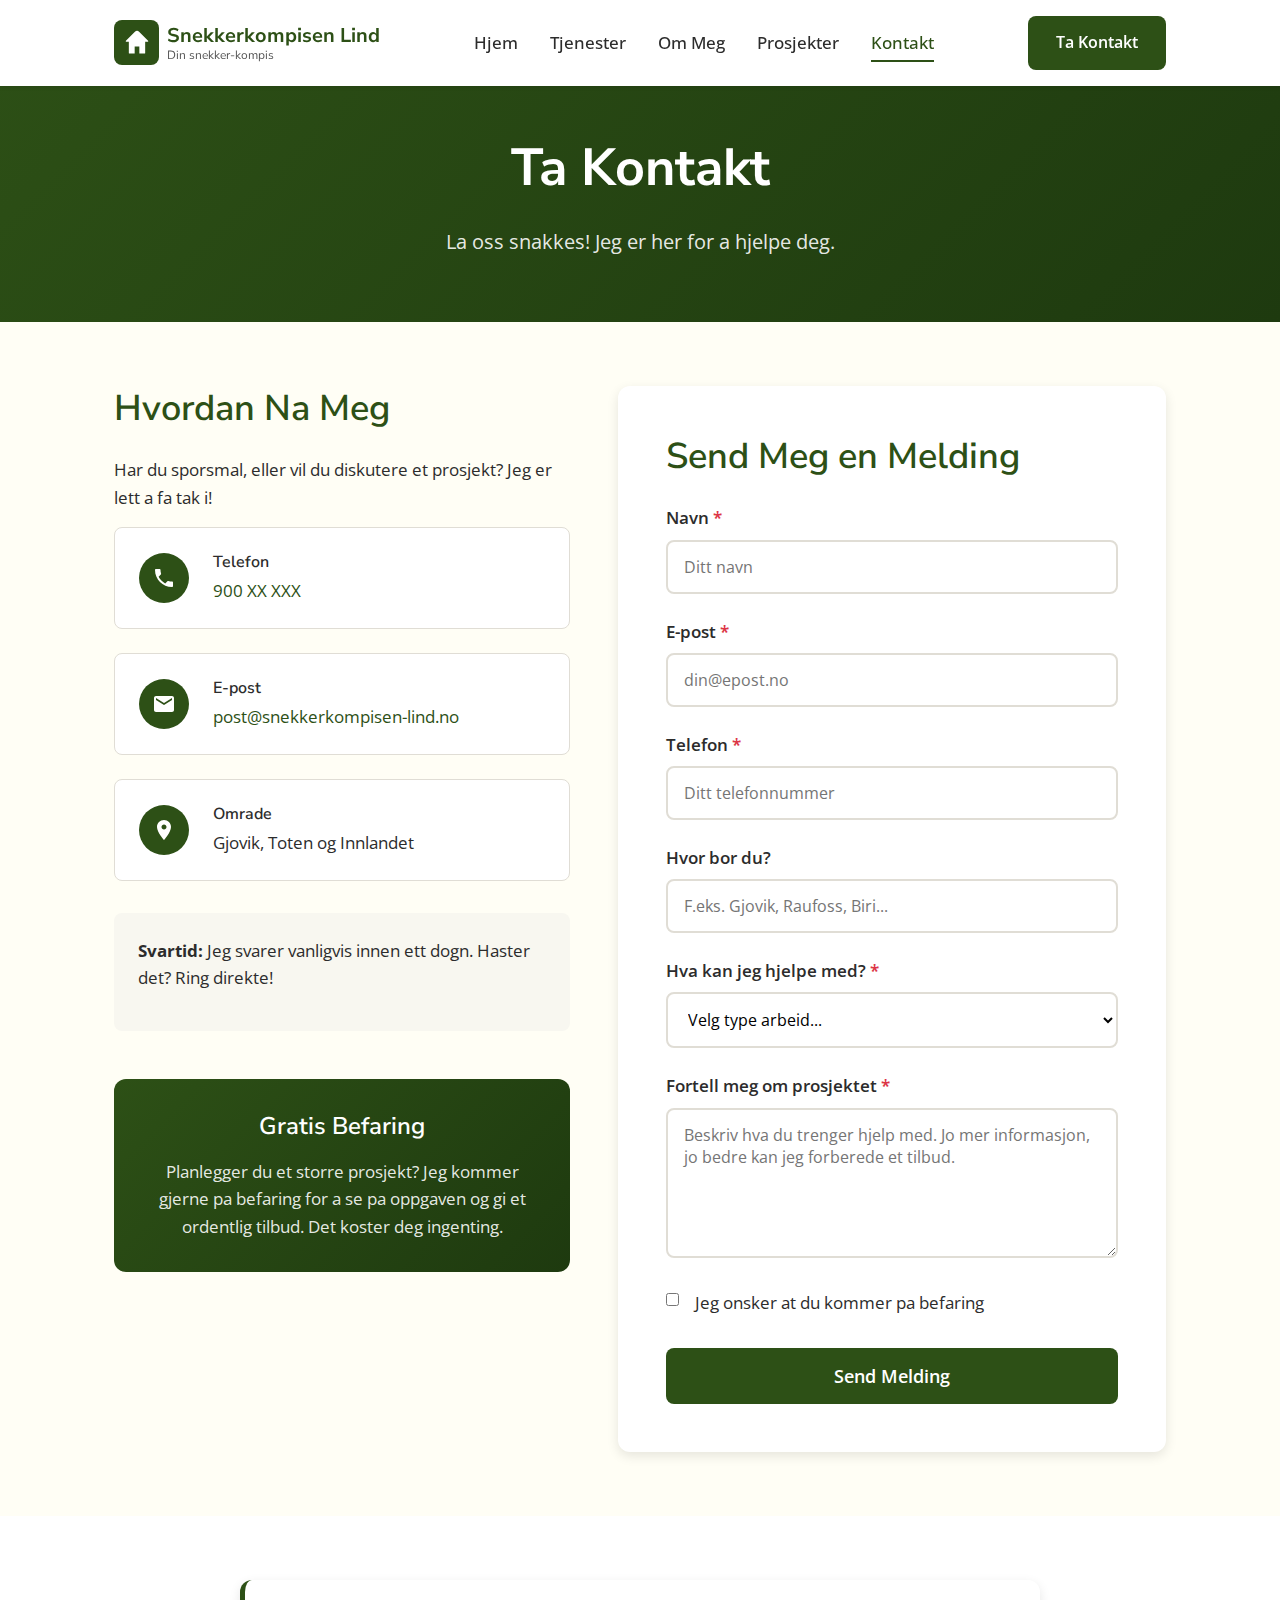
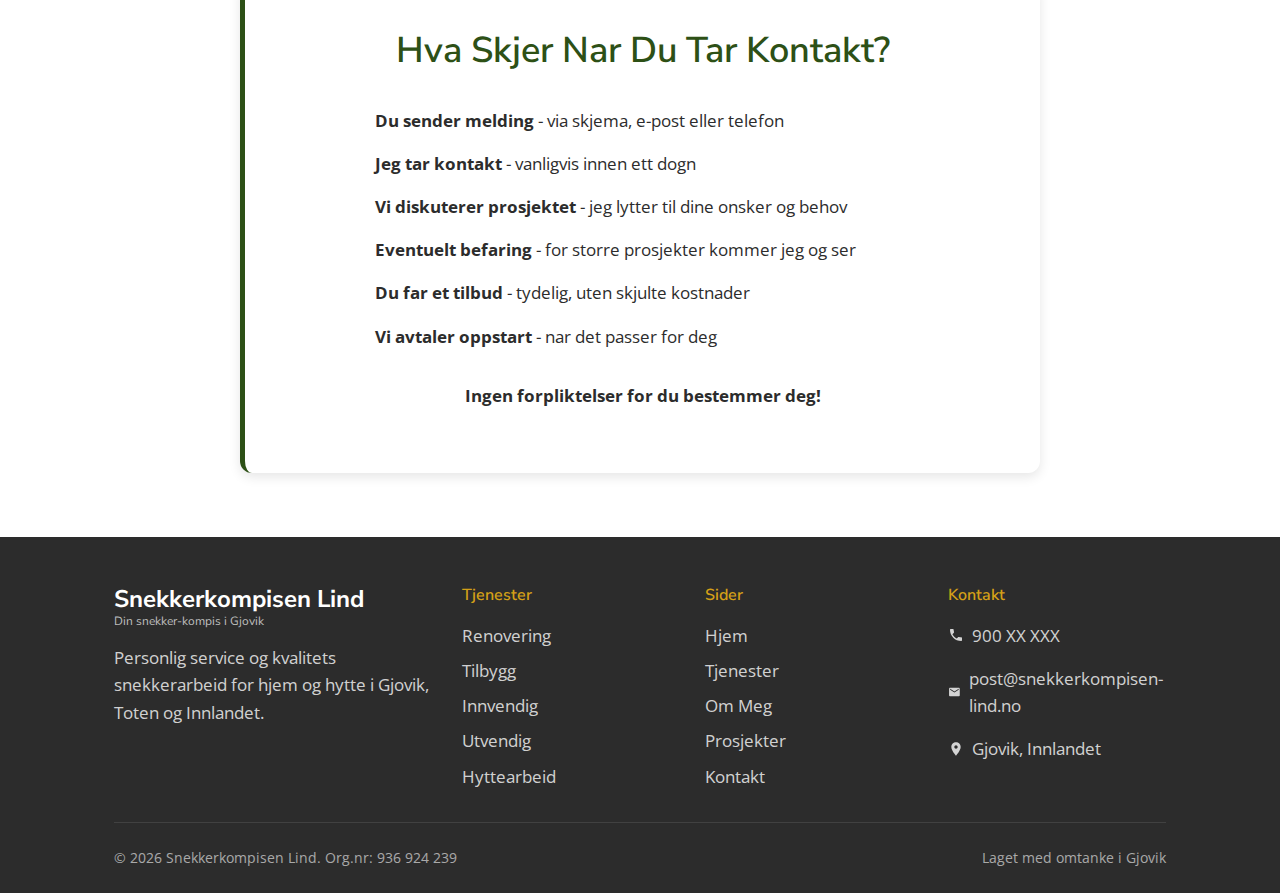
<file: kontakt.html>
<!DOCTYPE html>
<html lang="nb">
<head>
    <meta charset="UTF-8">
    <meta name="viewport" content="width=device-width, initial-scale=1.0">
    <meta http-equiv="X-UA-Compatible" content="IE=edge">

    <!-- SEO Meta Tags -->
    <title>Kontakt Snekker Gjovik | Fa Tilbud | Snekkerkompisen Lind</title>
    <meta name="description" content="Kontakt Snekkerkompisen Lind for snekkerarbeid i Gjovik. Gratis befaring, aerlige priser. Ring eller send melding i dag!">
    <meta name="keywords" content="kontakt snekker gjovik, fa tilbud snekker, befaring snekkerarbeid, snekker telefon innlandet">
    <meta name="author" content="Snekkerkompisen Lind">
    <meta name="robots" content="index, follow">

    <!-- Open Graph -->
    <meta property="og:title" content="Kontakt Snekkerkompisen Lind - Fa Tilbud">
    <meta property="og:description" content="Kontakt Snekkerkompisen Lind for snekkerarbeid i Gjovik. Gratis befaring!">
    <meta property="og:type" content="website">
    <meta property="og:locale" content="nb_NO">

    <!-- Canonical -->
    <link rel="canonical" href="https://snekkerkompisen-lind.no/kontakt.html">

    <!-- Fonts -->
    <link rel="preconnect" href="https://fonts.googleapis.com">
    <link rel="preconnect" href="https://fonts.gstatic.com" crossorigin>
    <link href="https://fonts.googleapis.com/css2?family=Nunito+Sans:wght@400;600;700&family=Open+Sans:wght@400;500;600&display=swap" rel="stylesheet">

    <!-- Styles -->
    <link rel="stylesheet" href="css/style.css">
    <link rel="stylesheet" href="css/responsive.css">
</head>
<body>
    <!-- Header -->
    <header class="header">
        <div class="header-inner">
            <a href="index.html" class="logo">
                <div class="logo-icon">
                    <svg xmlns="http://www.w3.org/2000/svg" viewBox="0 0 24 24" fill="currentColor">
                        <path d="M13.783 2.423L21.5 10.14a.5.5 0 01-.353.854h-2.143v9.5a.5.5 0 01-.5.5h-4.5v-6h-4v6h-4.5a.5.5 0 01-.5-.5v-9.5H2.861a.5.5 0 01-.354-.854l7.717-7.717a2.5 2.5 0 013.56 0z"/>
                    </svg>
                </div>
                <div class="logo-text">
                    Snekkerkompisen Lind
                    <span>Din snekker-kompis</span>
                </div>
            </a>

            <nav class="nav">
                <ul class="nav-list">
                    <li><a href="index.html" class="nav-link">Hjem</a></li>
                    <li><a href="tjenester.html" class="nav-link">Tjenester</a></li>
                    <li><a href="om-meg.html" class="nav-link">Om Meg</a></li>
                    <li><a href="prosjekter.html" class="nav-link">Prosjekter</a></li>
                    <li><a href="kontakt.html" class="nav-link active">Kontakt</a></li>
                </ul>
            </nav>

            <a href="kontakt.html" class="btn btn-primary header-cta">Ta Kontakt</a>

            <button class="menu-toggle" aria-label="Meny">
                <span></span>
                <span></span>
                <span></span>
            </button>
        </div>
    </header>

    <!-- Mobile Navigation -->
    <nav class="mobile-nav">
        <ul class="mobile-nav-list">
            <li><a href="index.html" class="mobile-nav-link">Hjem</a></li>
            <li><a href="tjenester.html" class="mobile-nav-link">Tjenester</a></li>
            <li><a href="om-meg.html" class="mobile-nav-link">Om Meg</a></li>
            <li><a href="prosjekter.html" class="mobile-nav-link">Prosjekter</a></li>
            <li><a href="kontakt.html" class="mobile-nav-link active">Kontakt</a></li>
        </ul>
        <div class="mobile-nav-cta">
            <a href="kontakt.html" class="btn btn-primary">Ta Kontakt</a>
        </div>
    </nav>

    <main>
        <!-- Page Header -->
        <section class="page-header">
            <div class="container">
                <h1>Ta Kontakt</h1>
                <p>La oss snakkes! Jeg er her for a hjelpe deg.</p>
            </div>
        </section>

        <!-- Contact Section -->
        <section class="section">
            <div class="container">
                <div class="contact-grid">
                    <!-- Contact Info -->
                    <div class="contact-info">
                        <h2>Hvordan Na Meg</h2>
                        <p>
                            Har du sporsmal, eller vil du diskutere et prosjekt?
                            Jeg er lett a fa tak i!
                        </p>

                        <div class="contact-methods">
                            <a href="tel:+47900XXXXX" class="contact-method">
                                <div class="contact-method-icon">
                                    <svg xmlns="http://www.w3.org/2000/svg" viewBox="0 0 24 24" fill="currentColor">
                                        <path d="M6.62 10.79c1.44 2.83 3.76 5.14 6.59 6.59l2.2-2.2c.27-.27.67-.36 1.02-.24 1.12.37 2.33.57 3.57.57.55 0 1 .45 1 1V20c0 .55-.45 1-1 1-9.39 0-17-7.61-17-17 0-.55.45-1 1-1h3.5c.55 0 1 .45 1 1 0 1.25.2 2.45.57 3.57.11.35.03.74-.25 1.02l-2.2 2.2z"/>
                                    </svg>
                                </div>
                                <div class="contact-method-content">
                                    <h3>Telefon</h3>
                                    <span>900 XX XXX</span>
                                </div>
                            </a>

                            <a href="mailto:post@snekkerkompisen-lind.no" class="contact-method">
                                <div class="contact-method-icon">
                                    <svg xmlns="http://www.w3.org/2000/svg" viewBox="0 0 24 24" fill="currentColor">
                                        <path d="M20 4H4c-1.1 0-2 .9-2 2v12c0 1.1.9 2 2 2h16c1.1 0 2-.9 2-2V6c0-1.1-.9-2-2-2zm0 4l-8 5-8-5V6l8 5 8-5v2z"/>
                                    </svg>
                                </div>
                                <div class="contact-method-content">
                                    <h3>E-post</h3>
                                    <span>post@snekkerkompisen-lind.no</span>
                                </div>
                            </a>

                            <div class="contact-method">
                                <div class="contact-method-icon">
                                    <svg xmlns="http://www.w3.org/2000/svg" viewBox="0 0 24 24" fill="currentColor">
                                        <path d="M12 2C8.13 2 5 5.13 5 9c0 5.25 7 13 7 13s7-7.75 7-13c0-3.87-3.13-7-7-7zm0 9.5c-1.38 0-2.5-1.12-2.5-2.5s1.12-2.5 2.5-2.5 2.5 1.12 2.5 2.5-1.12 2.5-2.5 2.5z"/>
                                    </svg>
                                </div>
                                <div class="contact-method-content">
                                    <h3>Omrade</h3>
                                    <span>Gjovik, Toten og Innlandet</span>
                                </div>
                            </div>
                        </div>

                        <div class="contact-note">
                            <p>
                                <strong>Svartid:</strong> Jeg svarer vanligvis innen ett dogn.
                                Haster det? Ring direkte!
                            </p>
                        </div>

                        <!-- Free Quote CTA -->
                        <div class="free-quote">
                            <h3>Gratis Befaring</h3>
                            <p>
                                Planlegger du et storre prosjekt? Jeg kommer gjerne pa befaring
                                for a se pa oppgaven og gi et ordentlig tilbud. Det koster deg ingenting.
                            </p>
                        </div>
                    </div>

                    <!-- Contact Form -->
                    <div class="contact-form-wrapper">
                        <h2>Send Meg en Melding</h2>

                        <!-- Form Messages -->
                        <div id="form-success" class="form-message success" style="display: none;">
                            <strong>Takk for meldingen!</strong><br>
                            Jeg har mottatt henvendelsen din og tar kontakt sa snart som mulig -
                            vanligvis innen ett dogn. Haster det? Ring meg direkte.
                        </div>

                        <div id="form-error" class="form-message error" style="display: none;">
                            <strong>Noe gikk galt.</strong><br>
                            Proev igjen, eller ta kontakt via telefon eller e-post.
                        </div>

                        <form id="contact-form" action="#" method="POST">
                            <div class="form-group">
                                <label for="name">Navn <span class="required">*</span></label>
                                <input type="text" id="name" name="name" required placeholder="Ditt navn">
                            </div>

                            <div class="form-group">
                                <label for="email">E-post <span class="required">*</span></label>
                                <input type="email" id="email" name="email" required placeholder="din@epost.no">
                            </div>

                            <div class="form-group">
                                <label for="phone">Telefon <span class="required">*</span></label>
                                <input type="tel" id="phone" name="phone" required placeholder="Ditt telefonnummer">
                            </div>

                            <div class="form-group">
                                <label for="location">Hvor bor du?</label>
                                <input type="text" id="location" name="location" placeholder="F.eks. Gjovik, Raufoss, Biri...">
                            </div>

                            <div class="form-group">
                                <label for="projectType">Hva kan jeg hjelpe med? <span class="required">*</span></label>
                                <select id="projectType" name="projectType" required>
                                    <option value="">Velg type arbeid...</option>
                                    <option value="renovering">Renovering / Oppussing</option>
                                    <option value="tilbygg">Tilbygg / Pabygg</option>
                                    <option value="innvendig">Innvendig snekkerarbeid</option>
                                    <option value="utvendig">Utvendig snekkerarbeid</option>
                                    <option value="hytte">Hyttearbeid</option>
                                    <option value="smajobber">Smajobber / Vedlikehold</option>
                                    <option value="annet">Annet</option>
                                </select>
                            </div>

                            <div class="form-group">
                                <label for="description">Fortell meg om prosjektet <span class="required">*</span></label>
                                <textarea id="description" name="description" required placeholder="Beskriv hva du trenger hjelp med. Jo mer informasjon, jo bedre kan jeg forberede et tilbud."></textarea>
                            </div>

                            <div class="form-group form-group-checkbox">
                                <input type="checkbox" id="siteVisit" name="siteVisit">
                                <label for="siteVisit">Jeg onsker at du kommer pa befaring</label>
                            </div>

                            <div class="form-submit">
                                <button type="submit" class="btn btn-primary btn-lg">Send Melding</button>
                            </div>
                        </form>
                    </div>
                </div>
            </div>
        </section>

        <!-- Response Time Note -->
        <section class="section section-alt">
            <div class="container">
                <div class="trust-box" style="text-align: center;">
                    <h2>Hva Skjer Nar Du Tar Kontakt?</h2>
                    <ol style="text-align: left; max-width: 600px; margin: var(--spacing-md) auto; padding-left: var(--spacing-lg);">
                        <li style="padding: var(--spacing-xs) 0;"><strong>Du sender melding</strong> - via skjema, e-post eller telefon</li>
                        <li style="padding: var(--spacing-xs) 0;"><strong>Jeg tar kontakt</strong> - vanligvis innen ett dogn</li>
                        <li style="padding: var(--spacing-xs) 0;"><strong>Vi diskuterer prosjektet</strong> - jeg lytter til dine onsker og behov</li>
                        <li style="padding: var(--spacing-xs) 0;"><strong>Eventuelt befaring</strong> - for storre prosjekter kommer jeg og ser</li>
                        <li style="padding: var(--spacing-xs) 0;"><strong>Du far et tilbud</strong> - tydelig, uten skjulte kostnader</li>
                        <li style="padding: var(--spacing-xs) 0;"><strong>Vi avtaler oppstart</strong> - nar det passer for deg</li>
                    </ol>
                    <p><strong>Ingen forpliktelser for du bestemmer deg!</strong></p>
                </div>
            </div>
        </section>
    </main>

    <!-- Footer -->
    <footer class="footer">
        <div class="container">
            <div class="footer-content">
                <div class="footer-brand">
                    <div class="logo-text">
                        Snekkerkompisen Lind
                        <span>Din snekker-kompis i Gjovik</span>
                    </div>
                    <p>Personlig service og kvalitets snekkerarbeid for hjem og hytte i Gjovik, Toten og Innlandet.</p>
                </div>

                <div class="footer-section">
                    <h3>Tjenester</h3>
                    <div class="footer-links">
                        <a href="tjenester.html#renovering">Renovering</a>
                        <a href="tjenester.html#tilbygg">Tilbygg</a>
                        <a href="tjenester.html#innvendig">Innvendig</a>
                        <a href="tjenester.html#utvendig">Utvendig</a>
                        <a href="tjenester.html#hytte">Hyttearbeid</a>
                    </div>
                </div>

                <div class="footer-section">
                    <h3>Sider</h3>
                    <div class="footer-links">
                        <a href="index.html">Hjem</a>
                        <a href="tjenester.html">Tjenester</a>
                        <a href="om-meg.html">Om Meg</a>
                        <a href="prosjekter.html">Prosjekter</a>
                        <a href="kontakt.html">Kontakt</a>
                    </div>
                </div>

                <div class="footer-section footer-contact">
                    <h3>Kontakt</h3>
                    <p>
                        <svg xmlns="http://www.w3.org/2000/svg" width="16" height="16" viewBox="0 0 24 24" fill="currentColor">
                            <path d="M6.62 10.79c1.44 2.83 3.76 5.14 6.59 6.59l2.2-2.2c.27-.27.67-.36 1.02-.24 1.12.37 2.33.57 3.57.57.55 0 1 .45 1 1V20c0 .55-.45 1-1 1-9.39 0-17-7.61-17-17 0-.55.45-1 1-1h3.5c.55 0 1 .45 1 1 0 1.25.2 2.45.57 3.57.11.35.03.74-.25 1.02l-2.2 2.2z"/>
                        </svg>
                        900 XX XXX
                    </p>
                    <p>
                        <svg xmlns="http://www.w3.org/2000/svg" width="16" height="16" viewBox="0 0 24 24" fill="currentColor">
                            <path d="M20 4H4c-1.1 0-2 .9-2 2v12c0 1.1.9 2 2 2h16c1.1 0 2-.9 2-2V6c0-1.1-.9-2-2-2zm0 4l-8 5-8-5V6l8 5 8-5v2z"/>
                        </svg>
                        post@snekkerkompisen-lind.no
                    </p>
                    <p>
                        <svg xmlns="http://www.w3.org/2000/svg" width="16" height="16" viewBox="0 0 24 24" fill="currentColor">
                            <path d="M12 2C8.13 2 5 5.13 5 9c0 5.25 7 13 7 13s7-7.75 7-13c0-3.87-3.13-7-7-7zm0 9.5c-1.38 0-2.5-1.12-2.5-2.5s1.12-2.5 2.5-2.5 2.5 1.12 2.5 2.5-1.12 2.5-2.5 2.5z"/>
                        </svg>
                        Gjovik, Innlandet
                    </p>
                </div>
            </div>

            <div class="footer-bottom">
                <p>&copy; 2026 Snekkerkompisen Lind. Org.nr: 936 924 239</p>
                <p>Laget med omtanke i Gjovik</p>
            </div>
        </div>
    </footer>

    <script src="js/main.js"></script>
</body>
</html>
</file>
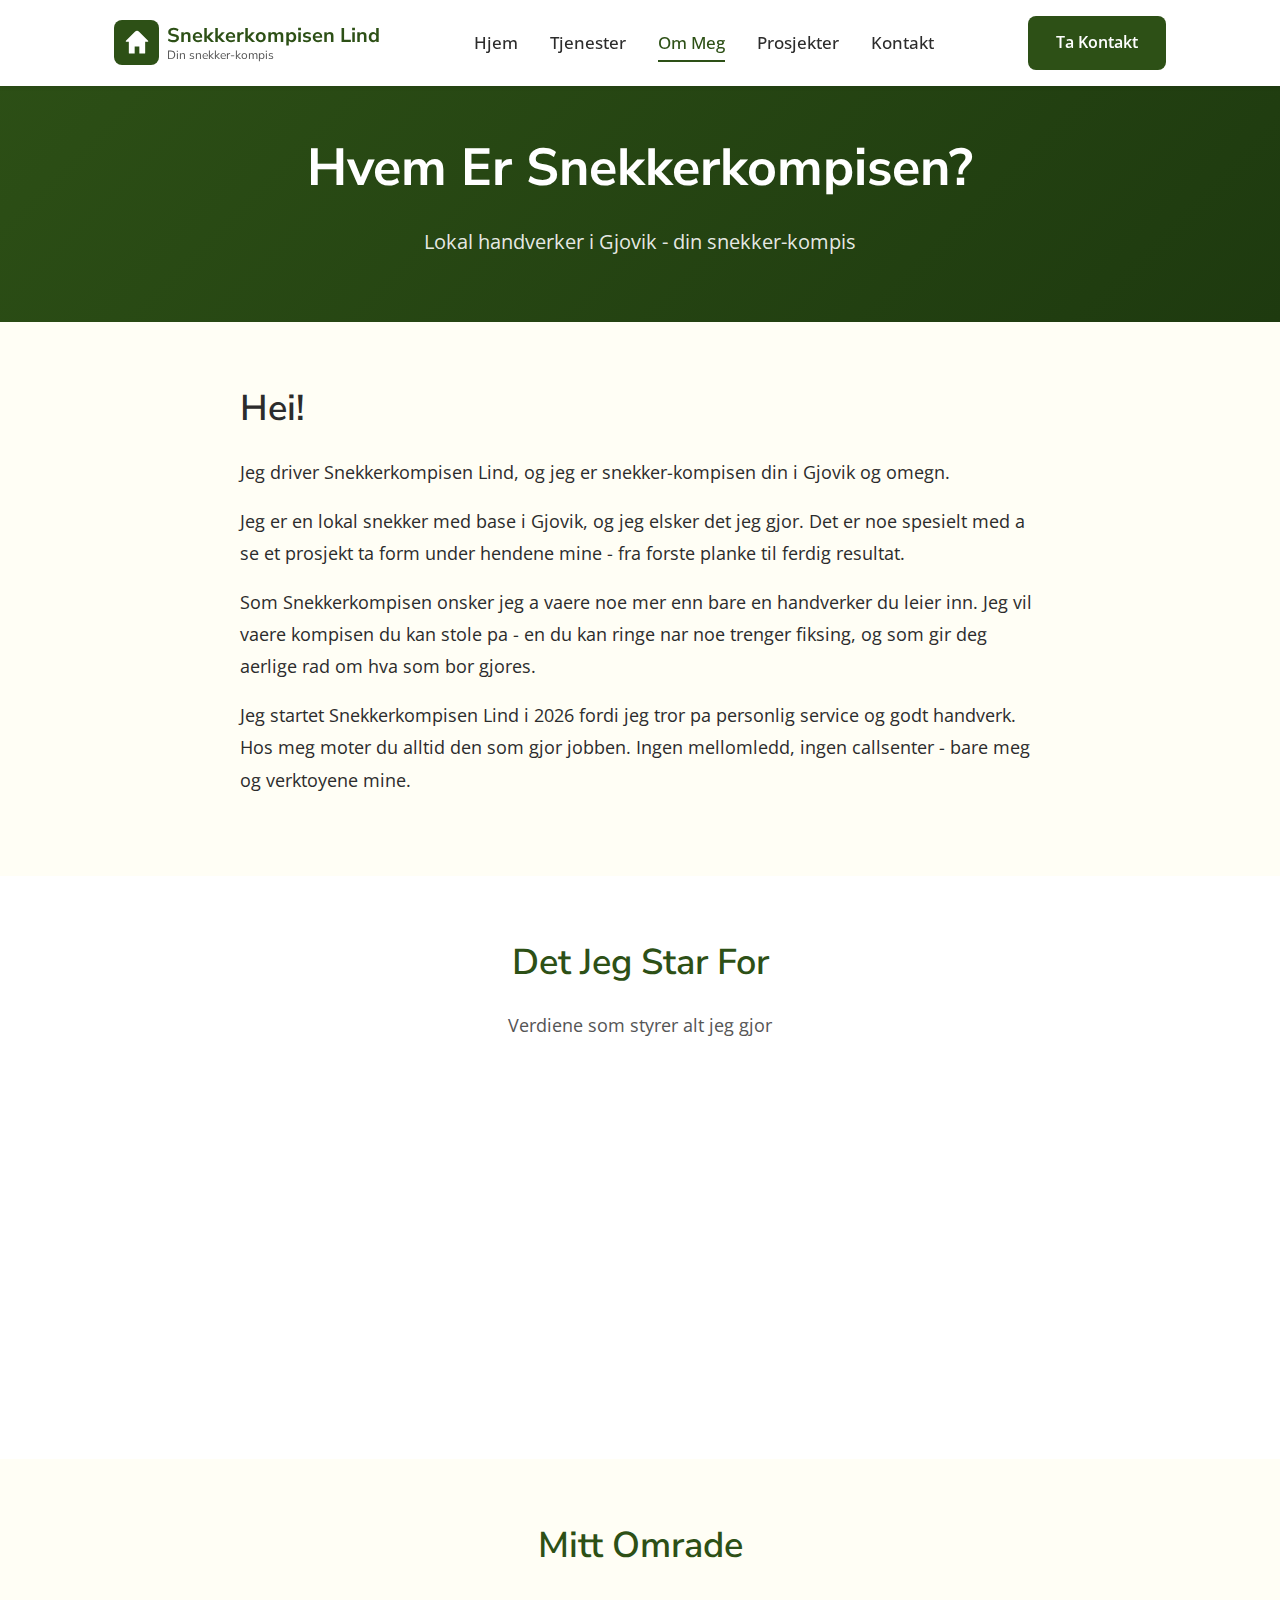
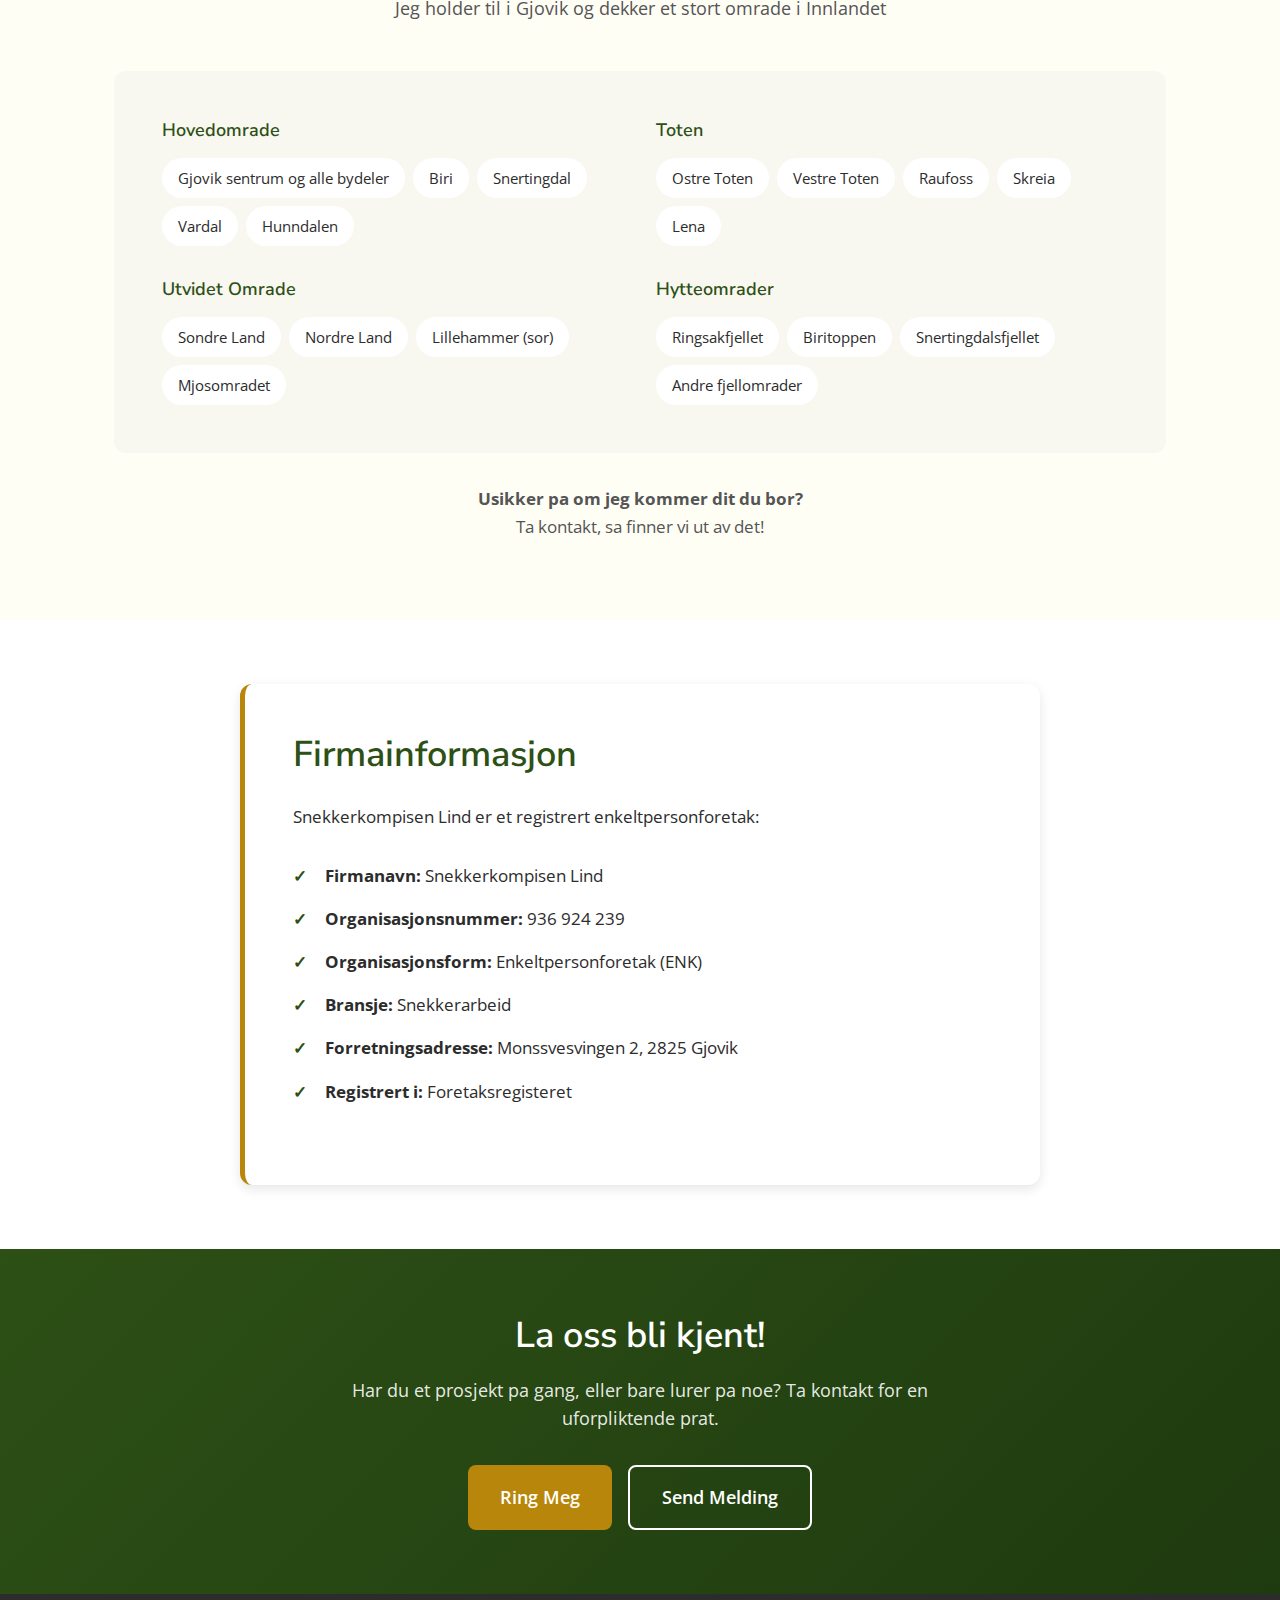
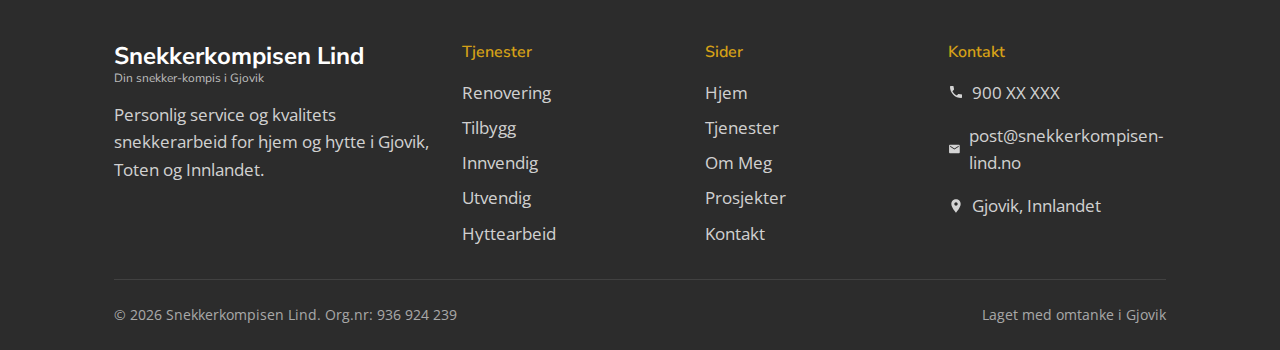
<file: om-meg.html>
<!DOCTYPE html>
<html lang="nb">
<head>
    <meta charset="UTF-8">
    <meta name="viewport" content="width=device-width, initial-scale=1.0">
    <meta http-equiv="X-UA-Compatible" content="IE=edge">

    <!-- SEO Meta Tags -->
    <title>Om Snekkerkompisen Lind | Lokal Snekker Gjovik | Innlandet</title>
    <meta name="description" content="Bli kjent med Snekkerkompisen Lind - din lokale snekker i Gjovik. Personlig service, aerlig handverk, og en kompis du kan stole pa.">
    <meta name="keywords" content="snekker gjovik, om snekkerkompisen, handverker innlandet, lokal snekker toten">
    <meta name="author" content="Snekkerkompisen Lind">
    <meta name="robots" content="index, follow">

    <!-- Open Graph -->
    <meta property="og:title" content="Om Snekkerkompisen Lind - Din Lokale Snekker">
    <meta property="og:description" content="Bli kjent med Snekkerkompisen Lind - din lokale snekker i Gjovik.">
    <meta property="og:type" content="website">
    <meta property="og:locale" content="nb_NO">

    <!-- Canonical -->
    <link rel="canonical" href="https://snekkerkompisen-lind.no/om-meg.html">

    <!-- Fonts -->
    <link rel="preconnect" href="https://fonts.googleapis.com">
    <link rel="preconnect" href="https://fonts.gstatic.com" crossorigin>
    <link href="https://fonts.googleapis.com/css2?family=Nunito+Sans:wght@400;600;700&family=Open+Sans:wght@400;500;600&display=swap" rel="stylesheet">

    <!-- Styles -->
    <link rel="stylesheet" href="css/style.css">
    <link rel="stylesheet" href="css/responsive.css">
</head>
<body>
    <!-- Header -->
    <header class="header">
        <div class="header-inner">
            <a href="index.html" class="logo">
                <div class="logo-icon">
                    <svg xmlns="http://www.w3.org/2000/svg" viewBox="0 0 24 24" fill="currentColor">
                        <path d="M13.783 2.423L21.5 10.14a.5.5 0 01-.353.854h-2.143v9.5a.5.5 0 01-.5.5h-4.5v-6h-4v6h-4.5a.5.5 0 01-.5-.5v-9.5H2.861a.5.5 0 01-.354-.854l7.717-7.717a2.5 2.5 0 013.56 0z"/>
                    </svg>
                </div>
                <div class="logo-text">
                    Snekkerkompisen Lind
                    <span>Din snekker-kompis</span>
                </div>
            </a>

            <nav class="nav">
                <ul class="nav-list">
                    <li><a href="index.html" class="nav-link">Hjem</a></li>
                    <li><a href="tjenester.html" class="nav-link">Tjenester</a></li>
                    <li><a href="om-meg.html" class="nav-link active">Om Meg</a></li>
                    <li><a href="prosjekter.html" class="nav-link">Prosjekter</a></li>
                    <li><a href="kontakt.html" class="nav-link">Kontakt</a></li>
                </ul>
            </nav>

            <a href="kontakt.html" class="btn btn-primary header-cta">Ta Kontakt</a>

            <button class="menu-toggle" aria-label="Meny">
                <span></span>
                <span></span>
                <span></span>
            </button>
        </div>
    </header>

    <!-- Mobile Navigation -->
    <nav class="mobile-nav">
        <ul class="mobile-nav-list">
            <li><a href="index.html" class="mobile-nav-link">Hjem</a></li>
            <li><a href="tjenester.html" class="mobile-nav-link">Tjenester</a></li>
            <li><a href="om-meg.html" class="mobile-nav-link active">Om Meg</a></li>
            <li><a href="prosjekter.html" class="mobile-nav-link">Prosjekter</a></li>
            <li><a href="kontakt.html" class="mobile-nav-link">Kontakt</a></li>
        </ul>
        <div class="mobile-nav-cta">
            <a href="kontakt.html" class="btn btn-primary">Ta Kontakt</a>
        </div>
    </nav>

    <main>
        <!-- Page Header -->
        <section class="page-header">
            <div class="container">
                <h1>Hvem Er Snekkerkompisen?</h1>
                <p>Lokal handverker i Gjovik - din snekker-kompis</p>
            </div>
        </section>

        <!-- About Intro -->
        <section class="section">
            <div class="container">
                <div class="about-intro">
                    <h2>Hei!</h2>
                    <p>
                        Jeg driver Snekkerkompisen Lind, og jeg er snekker-kompisen din i Gjovik og omegn.
                    </p>
                    <p>
                        Jeg er en lokal snekker med base i Gjovik, og jeg elsker det jeg gjor.
                        Det er noe spesielt med a se et prosjekt ta form under hendene mine -
                        fra forste planke til ferdig resultat.
                    </p>
                    <p>
                        Som Snekkerkompisen onsker jeg a vaere noe mer enn bare en handverker du leier inn.
                        Jeg vil vaere kompisen du kan stole pa - en du kan ringe nar noe trenger fiksing,
                        og som gir deg aerlige rad om hva som bor gjores.
                    </p>
                    <p>
                        Jeg startet Snekkerkompisen Lind i 2026 fordi jeg tror pa personlig service og godt
                        handverk. Hos meg moter du alltid den som gjor jobben. Ingen mellomledd,
                        ingen callsenter - bare meg og verktoyene mine.
                    </p>
                </div>
            </div>
        </section>

        <!-- Values Section -->
        <section class="section section-alt">
            <div class="container">
                <div class="section-header">
                    <h2>Det Jeg Star For</h2>
                    <p>Verdiene som styrer alt jeg gjor</p>
                </div>

                <div class="values-grid">
                    <div class="value-card">
                        <h3>Personlig Service</h3>
                        <p>
                            Du snakker direkte med meg - ikke et mellomledd.
                            Jeg tar meg tid til a forsta hva du trenger og
                            hva som er viktig for deg.
                        </p>
                    </div>

                    <div class="value-card">
                        <h3>Kvalitet</h3>
                        <p>
                            Jeg tar stolthet i arbeidet mitt. Slurvete handverk
                            er ikke noe for meg - jeg leverer kvalitet jeg selv
                            ville vaert fornoyd med.
                        </p>
                    </div>

                    <div class="value-card">
                        <h3>Aerlighet</h3>
                        <p>
                            Du far et aerlig tilbud og aerlige rad.
                            Jeg selger ikke mer enn du trenger, og sier
                            fra hvis noe ikke er lurt.
                        </p>
                    </div>

                    <div class="value-card">
                        <h3>Tilgjengelighet</h3>
                        <p>
                            Jeg svarer pa telefonen og holder det jeg lover.
                            Enkelt og greit. Du skal kunne stole pa at jeg
                            dukker opp nar vi har avtalt.
                        </p>
                    </div>
                </div>
            </div>
        </section>

        <!-- Service Area Details -->
        <section class="section">
            <div class="container">
                <div class="section-header">
                    <h2>Mitt Omrade</h2>
                    <p>Jeg holder til i Gjovik og dekker et stort omrade i Innlandet</p>
                </div>

                <div class="area-grid" style="background-color: var(--color-light-alt); padding: var(--spacing-xl); border-radius: var(--radius-lg);">
                    <div class="area-list" style="color: var(--color-text);">
                        <h3 style="color: var(--color-primary);">Hovedomrade</h3>
                        <ul>
                            <li style="background-color: var(--color-white);">Gjovik sentrum og alle bydeler</li>
                            <li style="background-color: var(--color-white);">Biri</li>
                            <li style="background-color: var(--color-white);">Snertingdal</li>
                            <li style="background-color: var(--color-white);">Vardal</li>
                            <li style="background-color: var(--color-white);">Hunndalen</li>
                        </ul>
                    </div>

                    <div class="area-list" style="color: var(--color-text);">
                        <h3 style="color: var(--color-primary);">Toten</h3>
                        <ul>
                            <li style="background-color: var(--color-white);">Ostre Toten</li>
                            <li style="background-color: var(--color-white);">Vestre Toten</li>
                            <li style="background-color: var(--color-white);">Raufoss</li>
                            <li style="background-color: var(--color-white);">Skreia</li>
                            <li style="background-color: var(--color-white);">Lena</li>
                        </ul>
                    </div>

                    <div class="area-list" style="color: var(--color-text);">
                        <h3 style="color: var(--color-primary);">Utvidet Omrade</h3>
                        <ul>
                            <li style="background-color: var(--color-white);">Sondre Land</li>
                            <li style="background-color: var(--color-white);">Nordre Land</li>
                            <li style="background-color: var(--color-white);">Lillehammer (sor)</li>
                            <li style="background-color: var(--color-white);">Mjosomradet</li>
                        </ul>
                    </div>

                    <div class="area-list" style="color: var(--color-text);">
                        <h3 style="color: var(--color-primary);">Hytteomrader</h3>
                        <ul>
                            <li style="background-color: var(--color-white);">Ringsakfjellet</li>
                            <li style="background-color: var(--color-white);">Biritoppen</li>
                            <li style="background-color: var(--color-white);">Snertingdalsfjellet</li>
                            <li style="background-color: var(--color-white);">Andre fjellomrader</li>
                        </ul>
                    </div>
                </div>

                <p style="text-align: center; margin-top: var(--spacing-lg); color: var(--color-text-light);">
                    <strong>Usikker pa om jeg kommer dit du bor?</strong><br>
                    Ta kontakt, sa finner vi ut av det!
                </p>
            </div>
        </section>

        <!-- Company Info -->
        <section class="section section-alt">
            <div class="container">
                <div class="trust-box" style="border-left-color: var(--color-secondary);">
                    <h2>Firmainformasjon</h2>
                    <p>Snekkerkompisen Lind er et registrert enkeltpersonforetak:</p>
                    <ul class="trust-list">
                        <li><strong>Firmanavn:</strong> Snekkerkompisen Lind</li>
                        <li><strong>Organisasjonsnummer:</strong> 936 924 239</li>
                        <li><strong>Organisasjonsform:</strong> Enkeltpersonforetak (ENK)</li>
                        <li><strong>Bransje:</strong> Snekkerarbeid</li>
                        <li><strong>Forretningsadresse:</strong> Monssvesvingen 2, 2825 Gjovik</li>
                        <li><strong>Registrert i:</strong> Foretaksregisteret</li>
                    </ul>
                </div>
            </div>
        </section>

        <!-- CTA Section -->
        <section class="section cta-section">
            <div class="container">
                <div class="cta-content">
                    <h2>La oss bli kjent!</h2>
                    <p>
                        Har du et prosjekt pa gang, eller bare lurer pa noe?
                        Ta kontakt for en uforpliktende prat.
                    </p>
                    <div class="cta-buttons">
                        <a href="tel:+47900XXXXX" class="btn btn-primary btn-lg">Ring Meg</a>
                        <a href="kontakt.html" class="btn btn-secondary btn-lg">Send Melding</a>
                    </div>
                </div>
            </div>
        </section>
    </main>

    <!-- Footer -->
    <footer class="footer">
        <div class="container">
            <div class="footer-content">
                <div class="footer-brand">
                    <div class="logo-text">
                        Snekkerkompisen Lind
                        <span>Din snekker-kompis i Gjovik</span>
                    </div>
                    <p>Personlig service og kvalitets snekkerarbeid for hjem og hytte i Gjovik, Toten og Innlandet.</p>
                </div>

                <div class="footer-section">
                    <h3>Tjenester</h3>
                    <div class="footer-links">
                        <a href="tjenester.html#renovering">Renovering</a>
                        <a href="tjenester.html#tilbygg">Tilbygg</a>
                        <a href="tjenester.html#innvendig">Innvendig</a>
                        <a href="tjenester.html#utvendig">Utvendig</a>
                        <a href="tjenester.html#hytte">Hyttearbeid</a>
                    </div>
                </div>

                <div class="footer-section">
                    <h3>Sider</h3>
                    <div class="footer-links">
                        <a href="index.html">Hjem</a>
                        <a href="tjenester.html">Tjenester</a>
                        <a href="om-meg.html">Om Meg</a>
                        <a href="prosjekter.html">Prosjekter</a>
                        <a href="kontakt.html">Kontakt</a>
                    </div>
                </div>

                <div class="footer-section footer-contact">
                    <h3>Kontakt</h3>
                    <p>
                        <svg xmlns="http://www.w3.org/2000/svg" width="16" height="16" viewBox="0 0 24 24" fill="currentColor">
                            <path d="M6.62 10.79c1.44 2.83 3.76 5.14 6.59 6.59l2.2-2.2c.27-.27.67-.36 1.02-.24 1.12.37 2.33.57 3.57.57.55 0 1 .45 1 1V20c0 .55-.45 1-1 1-9.39 0-17-7.61-17-17 0-.55.45-1 1-1h3.5c.55 0 1 .45 1 1 0 1.25.2 2.45.57 3.57.11.35.03.74-.25 1.02l-2.2 2.2z"/>
                        </svg>
                        900 XX XXX
                    </p>
                    <p>
                        <svg xmlns="http://www.w3.org/2000/svg" width="16" height="16" viewBox="0 0 24 24" fill="currentColor">
                            <path d="M20 4H4c-1.1 0-2 .9-2 2v12c0 1.1.9 2 2 2h16c1.1 0 2-.9 2-2V6c0-1.1-.9-2-2-2zm0 4l-8 5-8-5V6l8 5 8-5v2z"/>
                        </svg>
                        post@snekkerkompisen-lind.no
                    </p>
                    <p>
                        <svg xmlns="http://www.w3.org/2000/svg" width="16" height="16" viewBox="0 0 24 24" fill="currentColor">
                            <path d="M12 2C8.13 2 5 5.13 5 9c0 5.25 7 13 7 13s7-7.75 7-13c0-3.87-3.13-7-7-7zm0 9.5c-1.38 0-2.5-1.12-2.5-2.5s1.12-2.5 2.5-2.5 2.5 1.12 2.5 2.5-1.12 2.5-2.5 2.5z"/>
                        </svg>
                        Gjovik, Innlandet
                    </p>
                </div>
            </div>

            <div class="footer-bottom">
                <p>&copy; 2026 Snekkerkompisen Lind. Org.nr: 936 924 239</p>
                <p>Laget med omtanke i Gjovik</p>
            </div>
        </div>
    </footer>

    <script src="js/main.js"></script>
</body>
</html>
</file>
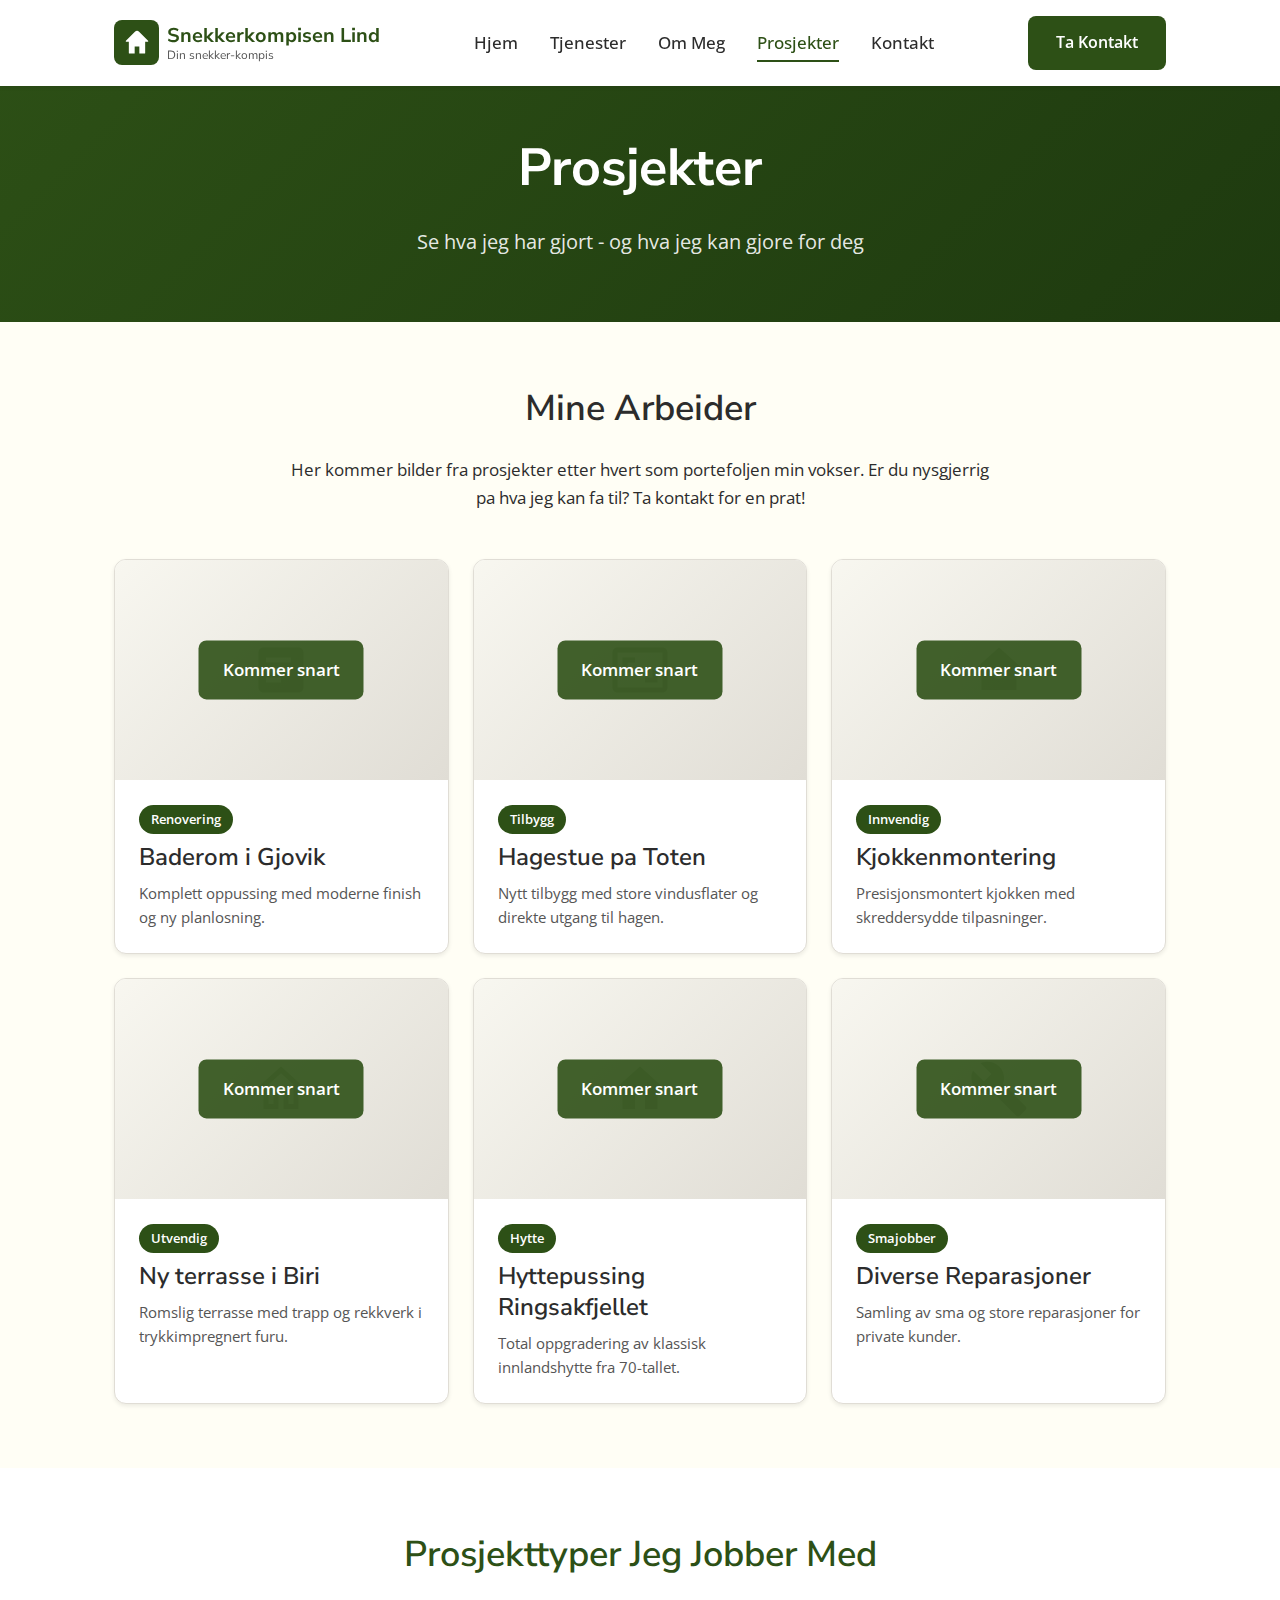
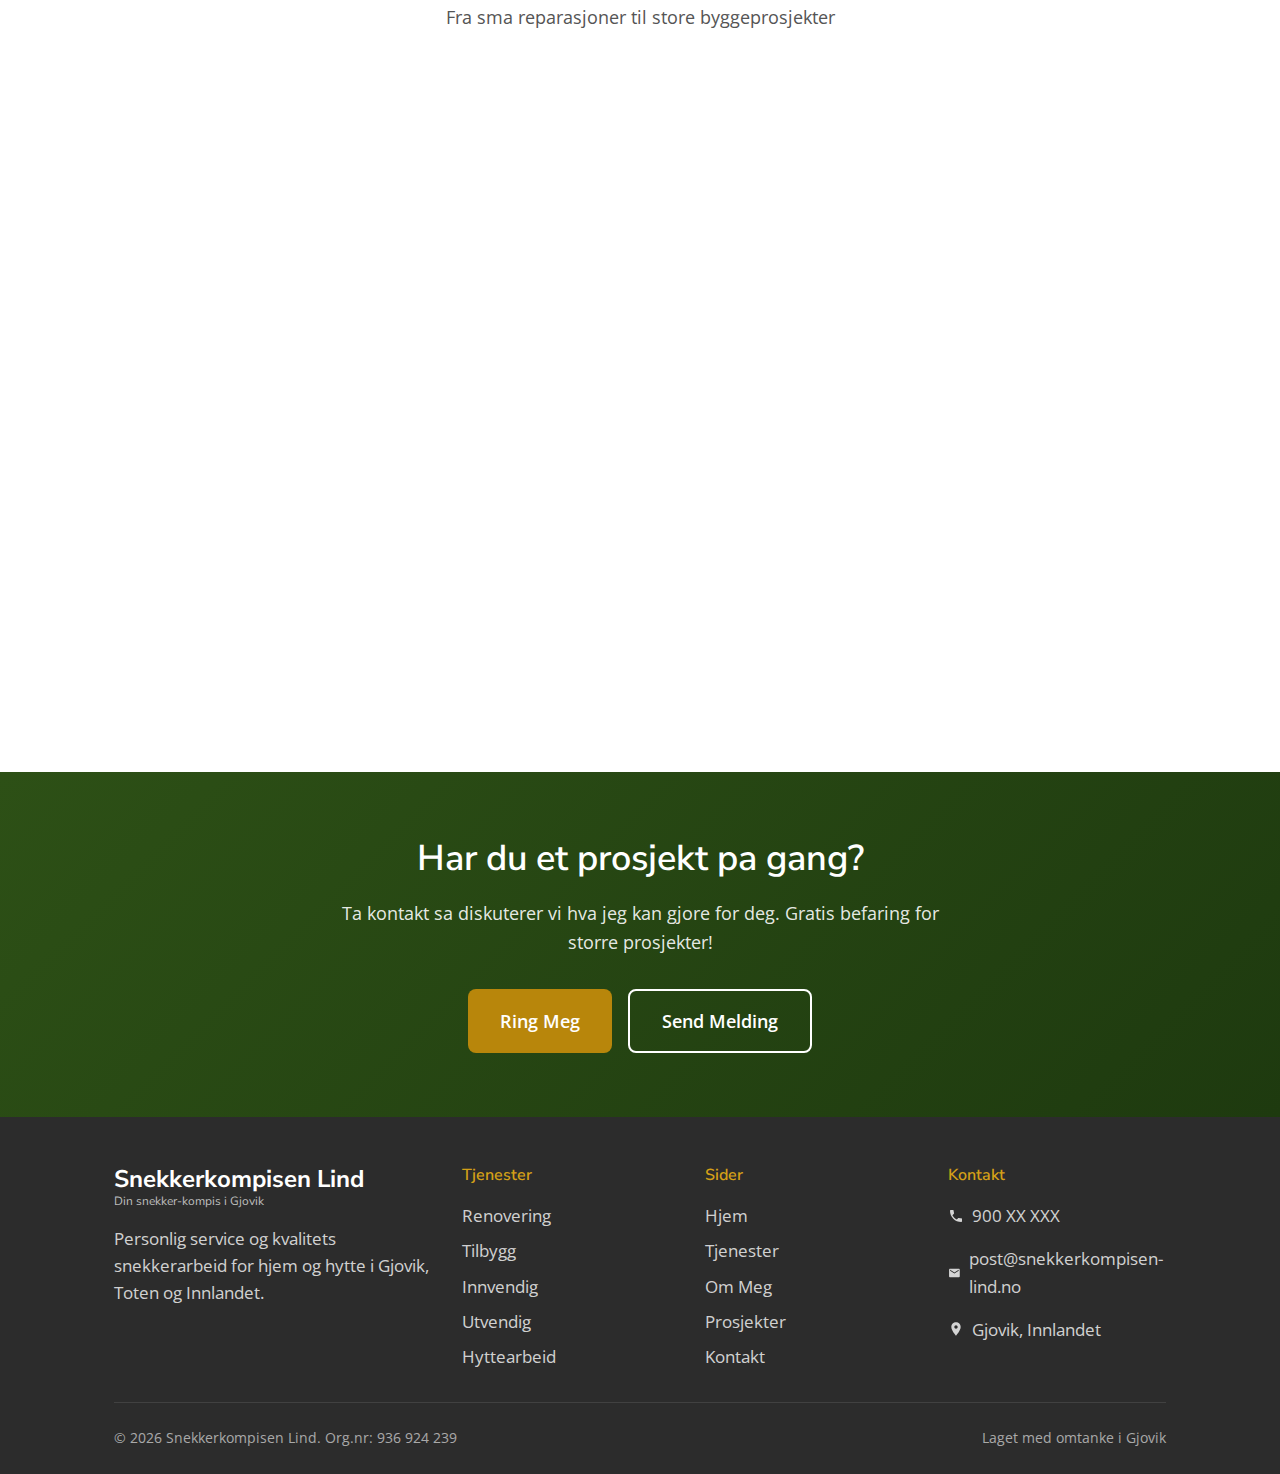
<file: prosjekter.html>
<!DOCTYPE html>
<html lang="nb">
<head>
    <meta charset="UTF-8">
    <meta name="viewport" content="width=device-width, initial-scale=1.0">
    <meta http-equiv="X-UA-Compatible" content="IE=edge">

    <!-- SEO Meta Tags -->
    <title>Prosjekter | Snekkerarbeid Gjovik | Snekkerkompisen Lind</title>
    <meta name="description" content="Se eksempler pa snekkerarbeid i Gjovik og Innlandet. Renovering, tilbygg, innvendig og utvendig arbeid.">
    <meta name="keywords" content="snekkerprosjekter gjovik, renovering eksempler, tilbygg bilder, snekkerarbeid innlandet">
    <meta name="author" content="Snekkerkompisen Lind">
    <meta name="robots" content="index, follow">

    <!-- Open Graph -->
    <meta property="og:title" content="Prosjekter - Snekkerkompisen Lind">
    <meta property="og:description" content="Se eksempler pa snekkerarbeid i Gjovik og Innlandet.">
    <meta property="og:type" content="website">
    <meta property="og:locale" content="nb_NO">

    <!-- Canonical -->
    <link rel="canonical" href="https://snekkerkompisen-lind.no/prosjekter.html">

    <!-- Fonts -->
    <link rel="preconnect" href="https://fonts.googleapis.com">
    <link rel="preconnect" href="https://fonts.gstatic.com" crossorigin>
    <link href="https://fonts.googleapis.com/css2?family=Nunito+Sans:wght@400;600;700&family=Open+Sans:wght@400;500;600&display=swap" rel="stylesheet">

    <!-- Styles -->
    <link rel="stylesheet" href="css/style.css">
    <link rel="stylesheet" href="css/responsive.css">

    <style>
        /* Projects Gallery Styles */
        .projects-grid {
            display: grid;
            grid-template-columns: repeat(auto-fill, minmax(300px, 1fr));
            gap: var(--spacing-md);
            margin-top: var(--spacing-xl);
        }

        .project-card {
            background-color: var(--color-white);
            border-radius: var(--radius-lg);
            overflow: hidden;
            box-shadow: var(--shadow-sm);
            border: 1px solid var(--color-border);
            transition: all var(--transition-normal);
        }

        .project-card:hover {
            transform: translateY(-5px);
            box-shadow: var(--shadow-lg);
        }

        .project-image {
            width: 100%;
            height: 220px;
            object-fit: cover;
        }

        .project-content {
            padding: var(--spacing-md);
        }

        .project-category {
            display: inline-block;
            background-color: var(--color-primary);
            color: var(--color-white);
            padding: 0.25rem 0.75rem;
            border-radius: var(--radius-xl);
            font-size: 0.8125rem;
            font-weight: 600;
            margin-bottom: var(--spacing-xs);
        }

        .project-card h3 {
            margin-bottom: var(--spacing-xs);
            color: var(--color-text);
        }

        .project-card p {
            color: var(--color-text-light);
            margin-bottom: 0;
            font-size: 0.9375rem;
        }

        .coming-soon-badge {
            position: absolute;
            top: 50%;
            left: 50%;
            transform: translate(-50%, -50%);
            background-color: rgba(45, 80, 22, 0.9);
            color: var(--color-white);
            padding: var(--spacing-sm) var(--spacing-md);
            border-radius: var(--radius-md);
            font-weight: 600;
            text-align: center;
        }

        .project-image-placeholder {
            position: relative;
            width: 100%;
            height: 220px;
            background: linear-gradient(135deg, var(--color-light-alt) 0%, var(--color-border) 100%);
            display: flex;
            align-items: center;
            justify-content: center;
        }

        .project-image-placeholder svg {
            width: 60px;
            height: 60px;
            fill: var(--color-text-light);
            opacity: 0.3;
        }
    </style>
</head>
<body>
    <!-- Header -->
    <header class="header">
        <div class="header-inner">
            <a href="index.html" class="logo">
                <div class="logo-icon">
                    <svg xmlns="http://www.w3.org/2000/svg" viewBox="0 0 24 24" fill="currentColor">
                        <path d="M13.783 2.423L21.5 10.14a.5.5 0 01-.353.854h-2.143v9.5a.5.5 0 01-.5.5h-4.5v-6h-4v6h-4.5a.5.5 0 01-.5-.5v-9.5H2.861a.5.5 0 01-.354-.854l7.717-7.717a2.5 2.5 0 013.56 0z"/>
                    </svg>
                </div>
                <div class="logo-text">
                    Snekkerkompisen Lind
                    <span>Din snekker-kompis</span>
                </div>
            </a>

            <nav class="nav">
                <ul class="nav-list">
                    <li><a href="index.html" class="nav-link">Hjem</a></li>
                    <li><a href="tjenester.html" class="nav-link">Tjenester</a></li>
                    <li><a href="om-meg.html" class="nav-link">Om Meg</a></li>
                    <li><a href="prosjekter.html" class="nav-link active">Prosjekter</a></li>
                    <li><a href="kontakt.html" class="nav-link">Kontakt</a></li>
                </ul>
            </nav>

            <a href="kontakt.html" class="btn btn-primary header-cta">Ta Kontakt</a>

            <button class="menu-toggle" aria-label="Meny">
                <span></span>
                <span></span>
                <span></span>
            </button>
        </div>
    </header>

    <!-- Mobile Navigation -->
    <nav class="mobile-nav">
        <ul class="mobile-nav-list">
            <li><a href="index.html" class="mobile-nav-link">Hjem</a></li>
            <li><a href="tjenester.html" class="mobile-nav-link">Tjenester</a></li>
            <li><a href="om-meg.html" class="mobile-nav-link">Om Meg</a></li>
            <li><a href="prosjekter.html" class="mobile-nav-link active">Prosjekter</a></li>
            <li><a href="kontakt.html" class="mobile-nav-link">Kontakt</a></li>
        </ul>
        <div class="mobile-nav-cta">
            <a href="kontakt.html" class="btn btn-primary">Ta Kontakt</a>
        </div>
    </nav>

    <main>
        <!-- Page Header -->
        <section class="page-header">
            <div class="container">
                <h1>Prosjekter</h1>
                <p>Se hva jeg har gjort - og hva jeg kan gjore for deg</p>
            </div>
        </section>

        <!-- Projects Intro -->
        <section class="section">
            <div class="container">
                <div class="projects-intro">
                    <h2>Mine Arbeider</h2>
                    <p>
                        Her kommer bilder fra prosjekter etter hvert som portefoljen min vokser.
                        Er du nysgjerrig pa hva jeg kan fa til? Ta kontakt for en prat!
                    </p>
                </div>

                <!-- Placeholder Projects Grid -->
                <div class="projects-grid">
                    <!-- Project 1 -->
                    <div class="project-card">
                        <div class="project-image-placeholder">
                            <svg xmlns="http://www.w3.org/2000/svg" viewBox="0 0 24 24" fill="currentColor">
                                <path d="M19 3H5c-1.1 0-2 .9-2 2v14c0 1.1.9 2 2 2h14c1.1 0 2-.9 2-2V5c0-1.1-.9-2-2-2zm-7 14H6v-2h6v2zm4-4H6v-2h10v2zm0-4H6V7h10v2z"/>
                            </svg>
                            <span class="coming-soon-badge">Kommer snart</span>
                        </div>
                        <div class="project-content">
                            <span class="project-category">Renovering</span>
                            <h3>Baderom i Gjovik</h3>
                            <p>Komplett oppussing med moderne finish og ny planlosning.</p>
                        </div>
                    </div>

                    <!-- Project 2 -->
                    <div class="project-card">
                        <div class="project-image-placeholder">
                            <svg xmlns="http://www.w3.org/2000/svg" viewBox="0 0 24 24" fill="currentColor">
                                <path d="M19 12h-2v3h-3v2h5v-5zM7 9h3V7H5v5h2V9zm14-6H3c-1.1 0-2 .9-2 2v14c0 1.1.9 2 2 2h18c1.1 0 2-.9 2-2V5c0-1.1-.9-2-2-2zm0 16.01H3V4.99h18v14.02z"/>
                            </svg>
                            <span class="coming-soon-badge">Kommer snart</span>
                        </div>
                        <div class="project-content">
                            <span class="project-category">Tilbygg</span>
                            <h3>Hagestue pa Toten</h3>
                            <p>Nytt tilbygg med store vindusflater og direkte utgang til hagen.</p>
                        </div>
                    </div>

                    <!-- Project 3 -->
                    <div class="project-card">
                        <div class="project-image-placeholder">
                            <svg xmlns="http://www.w3.org/2000/svg" viewBox="0 0 24 24" fill="currentColor">
                                <path d="M12 3L2 12h3v8h14v-8h3L12 3zm0 12.5c-1.38 0-2.5-1.12-2.5-2.5s1.12-2.5 2.5-2.5 2.5 1.12 2.5 2.5-1.12 2.5-2.5 2.5z"/>
                            </svg>
                            <span class="coming-soon-badge">Kommer snart</span>
                        </div>
                        <div class="project-content">
                            <span class="project-category">Innvendig</span>
                            <h3>Kjokkenmontering</h3>
                            <p>Presisjonsmontert kjokken med skreddersydde tilpasninger.</p>
                        </div>
                    </div>

                    <!-- Project 4 -->
                    <div class="project-card">
                        <div class="project-image-placeholder">
                            <svg xmlns="http://www.w3.org/2000/svg" viewBox="0 0 24 24" fill="currentColor">
                                <path d="M12 5.69l5 4.5V18h-2v-6H9v6H7v-7.81l5-4.5M12 3L2 12h3v8h6v-6h2v6h6v-8h3L12 3z"/>
                            </svg>
                            <span class="coming-soon-badge">Kommer snart</span>
                        </div>
                        <div class="project-content">
                            <span class="project-category">Utvendig</span>
                            <h3>Ny terrasse i Biri</h3>
                            <p>Romslig terrasse med trapp og rekkverk i trykkimpregnert furu.</p>
                        </div>
                    </div>

                    <!-- Project 5 -->
                    <div class="project-card">
                        <div class="project-image-placeholder">
                            <svg xmlns="http://www.w3.org/2000/svg" viewBox="0 0 24 24" fill="currentColor">
                                <path d="M10 20v-6h4v6h5v-8h3L12 3 2 12h3v8z"/>
                            </svg>
                            <span class="coming-soon-badge">Kommer snart</span>
                        </div>
                        <div class="project-content">
                            <span class="project-category">Hytte</span>
                            <h3>Hyttepussing Ringsakfjellet</h3>
                            <p>Total oppgradering av klassisk innlandshytte fra 70-tallet.</p>
                        </div>
                    </div>

                    <!-- Project 6 -->
                    <div class="project-card">
                        <div class="project-image-placeholder">
                            <svg xmlns="http://www.w3.org/2000/svg" viewBox="0 0 24 24" fill="currentColor">
                                <path d="M22.7 19l-9.1-9.1c.9-2.3.4-5-1.5-6.9-2-2-5-2.4-7.4-1.3L9 6 6 9 1.6 4.7C.4 7.1.9 10.1 2.9 12.1c1.9 1.9 4.6 2.4 6.9 1.5l9.1 9.1c.4.4 1 .4 1.4 0l2.3-2.3c.5-.4.5-1.1.1-1.4z"/>
                            </svg>
                            <span class="coming-soon-badge">Kommer snart</span>
                        </div>
                        <div class="project-content">
                            <span class="project-category">Smajobber</span>
                            <h3>Diverse Reparasjoner</h3>
                            <p>Samling av sma og store reparasjoner for private kunder.</p>
                        </div>
                    </div>
                </div>
            </div>
        </section>

        <!-- Project Types -->
        <section class="section section-alt">
            <div class="container">
                <div class="section-header">
                    <h2>Prosjekttyper Jeg Jobber Med</h2>
                    <p>Fra sma reparasjoner til store byggeprosjekter</p>
                </div>

                <div class="services-grid">
                    <div class="service-card">
                        <div class="service-icon">
                            <svg xmlns="http://www.w3.org/2000/svg" viewBox="0 0 24 24" fill="currentColor">
                                <path d="M19 3H5c-1.1 0-2 .9-2 2v14c0 1.1.9 2 2 2h14c1.1 0 2-.9 2-2V5c0-1.1-.9-2-2-2zm-7 14H6v-2h6v2zm4-4H6v-2h10v2zm0-4H6V7h10v2z"/>
                            </svg>
                        </div>
                        <h3>Renovering og Oppussing</h3>
                        <p>Bad, kjokken, rom-ombygging og total oppussing av hjem.</p>
                        <a href="tjenester.html#renovering" class="service-link">
                            Se tjeneste
                            <svg xmlns="http://www.w3.org/2000/svg" width="16" height="16" viewBox="0 0 24 24" fill="currentColor">
                                <path d="M12 4l-1.41 1.41L16.17 11H4v2h12.17l-5.58 5.59L12 20l8-8z"/>
                            </svg>
                        </a>
                    </div>

                    <div class="service-card">
                        <div class="service-icon">
                            <svg xmlns="http://www.w3.org/2000/svg" viewBox="0 0 24 24" fill="currentColor">
                                <path d="M19 12h-2v3h-3v2h5v-5zM7 9h3V7H5v5h2V9zm14-6H3c-1.1 0-2 .9-2 2v14c0 1.1.9 2 2 2h18c1.1 0 2-.9 2-2V5c0-1.1-.9-2-2-2zm0 16.01H3V4.99h18v14.02z"/>
                            </svg>
                        </div>
                        <h3>Tilbygg og Utvidelser</h3>
                        <p>Tilbygg, pabygg, hagestuer og mer plass til familien.</p>
                        <a href="tjenester.html#tilbygg" class="service-link">
                            Se tjeneste
                            <svg xmlns="http://www.w3.org/2000/svg" width="16" height="16" viewBox="0 0 24 24" fill="currentColor">
                                <path d="M12 4l-1.41 1.41L16.17 11H4v2h12.17l-5.58 5.59L12 20l8-8z"/>
                            </svg>
                        </a>
                    </div>

                    <div class="service-card">
                        <div class="service-icon">
                            <svg xmlns="http://www.w3.org/2000/svg" viewBox="0 0 24 24" fill="currentColor">
                                <path d="M12 3L2 12h3v8h14v-8h3L12 3zm0 12.5c-1.38 0-2.5-1.12-2.5-2.5s1.12-2.5 2.5-2.5 2.5 1.12 2.5 2.5-1.12 2.5-2.5 2.5z"/>
                            </svg>
                        </div>
                        <h3>Innvendig Snekkerarbeid</h3>
                        <p>Kjokken, garderober, trapper, listverk og finish.</p>
                        <a href="tjenester.html#innvendig" class="service-link">
                            Se tjeneste
                            <svg xmlns="http://www.w3.org/2000/svg" width="16" height="16" viewBox="0 0 24 24" fill="currentColor">
                                <path d="M12 4l-1.41 1.41L16.17 11H4v2h12.17l-5.58 5.59L12 20l8-8z"/>
                            </svg>
                        </a>
                    </div>

                    <div class="service-card">
                        <div class="service-icon">
                            <svg xmlns="http://www.w3.org/2000/svg" viewBox="0 0 24 24" fill="currentColor">
                                <path d="M12 5.69l5 4.5V18h-2v-6H9v6H7v-7.81l5-4.5M12 3L2 12h3v8h6v-6h2v6h6v-8h3L12 3z"/>
                            </svg>
                        </div>
                        <h3>Utvendig og Fasade</h3>
                        <p>Kledning, terrasser, balkonger og alt utvendig arbeid.</p>
                        <a href="tjenester.html#utvendig" class="service-link">
                            Se tjeneste
                            <svg xmlns="http://www.w3.org/2000/svg" width="16" height="16" viewBox="0 0 24 24" fill="currentColor">
                                <path d="M12 4l-1.41 1.41L16.17 11H4v2h12.17l-5.58 5.59L12 20l8-8z"/>
                            </svg>
                        </a>
                    </div>

                    <div class="service-card">
                        <div class="service-icon">
                            <svg xmlns="http://www.w3.org/2000/svg" viewBox="0 0 24 24" fill="currentColor">
                                <path d="M10 20v-6h4v6h5v-8h3L12 3 2 12h3v8z"/>
                            </svg>
                        </div>
                        <h3>Hytteprosjekter</h3>
                        <p>Oppussing, vedlikehold og tilbygg pa hytte.</p>
                        <a href="tjenester.html#hytte" class="service-link">
                            Se tjeneste
                            <svg xmlns="http://www.w3.org/2000/svg" width="16" height="16" viewBox="0 0 24 24" fill="currentColor">
                                <path d="M12 4l-1.41 1.41L16.17 11H4v2h12.17l-5.58 5.59L12 20l8-8z"/>
                            </svg>
                        </a>
                    </div>

                    <div class="service-card">
                        <div class="service-icon">
                            <svg xmlns="http://www.w3.org/2000/svg" viewBox="0 0 24 24" fill="currentColor">
                                <path d="M22.7 19l-9.1-9.1c.9-2.3.4-5-1.5-6.9-2-2-5-2.4-7.4-1.3L9 6 6 9 1.6 4.7C.4 7.1.9 10.1 2.9 12.1c1.9 1.9 4.6 2.4 6.9 1.5l9.1 9.1c.4.4 1 .4 1.4 0l2.3-2.3c.5-.4.5-1.1.1-1.4z"/>
                            </svg>
                        </div>
                        <h3>Smajobber</h3>
                        <p>Reparasjoner, montering og vedlikehold.</p>
                        <a href="tjenester.html#smajobber" class="service-link">
                            Se tjeneste
                            <svg xmlns="http://www.w3.org/2000/svg" width="16" height="16" viewBox="0 0 24 24" fill="currentColor">
                                <path d="M12 4l-1.41 1.41L16.17 11H4v2h12.17l-5.58 5.59L12 20l8-8z"/>
                            </svg>
                        </a>
                    </div>
                </div>
            </div>
        </section>

        <!-- CTA Section -->
        <section class="section cta-section">
            <div class="container">
                <div class="cta-content">
                    <h2>Har du et prosjekt pa gang?</h2>
                    <p>
                        Ta kontakt sa diskuterer vi hva jeg kan gjore for deg.
                        Gratis befaring for storre prosjekter!
                    </p>
                    <div class="cta-buttons">
                        <a href="tel:+47900XXXXX" class="btn btn-primary btn-lg">Ring Meg</a>
                        <a href="kontakt.html" class="btn btn-secondary btn-lg">Send Melding</a>
                    </div>
                </div>
            </div>
        </section>
    </main>

    <!-- Footer -->
    <footer class="footer">
        <div class="container">
            <div class="footer-content">
                <div class="footer-brand">
                    <div class="logo-text">
                        Snekkerkompisen Lind
                        <span>Din snekker-kompis i Gjovik</span>
                    </div>
                    <p>Personlig service og kvalitets snekkerarbeid for hjem og hytte i Gjovik, Toten og Innlandet.</p>
                </div>

                <div class="footer-section">
                    <h3>Tjenester</h3>
                    <div class="footer-links">
                        <a href="tjenester.html#renovering">Renovering</a>
                        <a href="tjenester.html#tilbygg">Tilbygg</a>
                        <a href="tjenester.html#innvendig">Innvendig</a>
                        <a href="tjenester.html#utvendig">Utvendig</a>
                        <a href="tjenester.html#hytte">Hyttearbeid</a>
                    </div>
                </div>

                <div class="footer-section">
                    <h3>Sider</h3>
                    <div class="footer-links">
                        <a href="index.html">Hjem</a>
                        <a href="tjenester.html">Tjenester</a>
                        <a href="om-meg.html">Om Meg</a>
                        <a href="prosjekter.html">Prosjekter</a>
                        <a href="kontakt.html">Kontakt</a>
                    </div>
                </div>

                <div class="footer-section footer-contact">
                    <h3>Kontakt</h3>
                    <p>
                        <svg xmlns="http://www.w3.org/2000/svg" width="16" height="16" viewBox="0 0 24 24" fill="currentColor">
                            <path d="M6.62 10.79c1.44 2.83 3.76 5.14 6.59 6.59l2.2-2.2c.27-.27.67-.36 1.02-.24 1.12.37 2.33.57 3.57.57.55 0 1 .45 1 1V20c0 .55-.45 1-1 1-9.39 0-17-7.61-17-17 0-.55.45-1 1-1h3.5c.55 0 1 .45 1 1 0 1.25.2 2.45.57 3.57.11.35.03.74-.25 1.02l-2.2 2.2z"/>
                        </svg>
                        900 XX XXX
                    </p>
                    <p>
                        <svg xmlns="http://www.w3.org/2000/svg" width="16" height="16" viewBox="0 0 24 24" fill="currentColor">
                            <path d="M20 4H4c-1.1 0-2 .9-2 2v12c0 1.1.9 2 2 2h16c1.1 0 2-.9 2-2V6c0-1.1-.9-2-2-2zm0 4l-8 5-8-5V6l8 5 8-5v2z"/>
                        </svg>
                        post@snekkerkompisen-lind.no
                    </p>
                    <p>
                        <svg xmlns="http://www.w3.org/2000/svg" width="16" height="16" viewBox="0 0 24 24" fill="currentColor">
                            <path d="M12 2C8.13 2 5 5.13 5 9c0 5.25 7 13 7 13s7-7.75 7-13c0-3.87-3.13-7-7-7zm0 9.5c-1.38 0-2.5-1.12-2.5-2.5s1.12-2.5 2.5-2.5 2.5 1.12 2.5 2.5-1.12 2.5-2.5 2.5z"/>
                        </svg>
                        Gjovik, Innlandet
                    </p>
                </div>
            </div>

            <div class="footer-bottom">
                <p>&copy; 2026 Snekkerkompisen Lind. Org.nr: 936 924 239</p>
                <p>Laget med omtanke i Gjovik</p>
            </div>
        </div>
    </footer>

    <script src="js/main.js"></script>
</body>
</html>
</file>
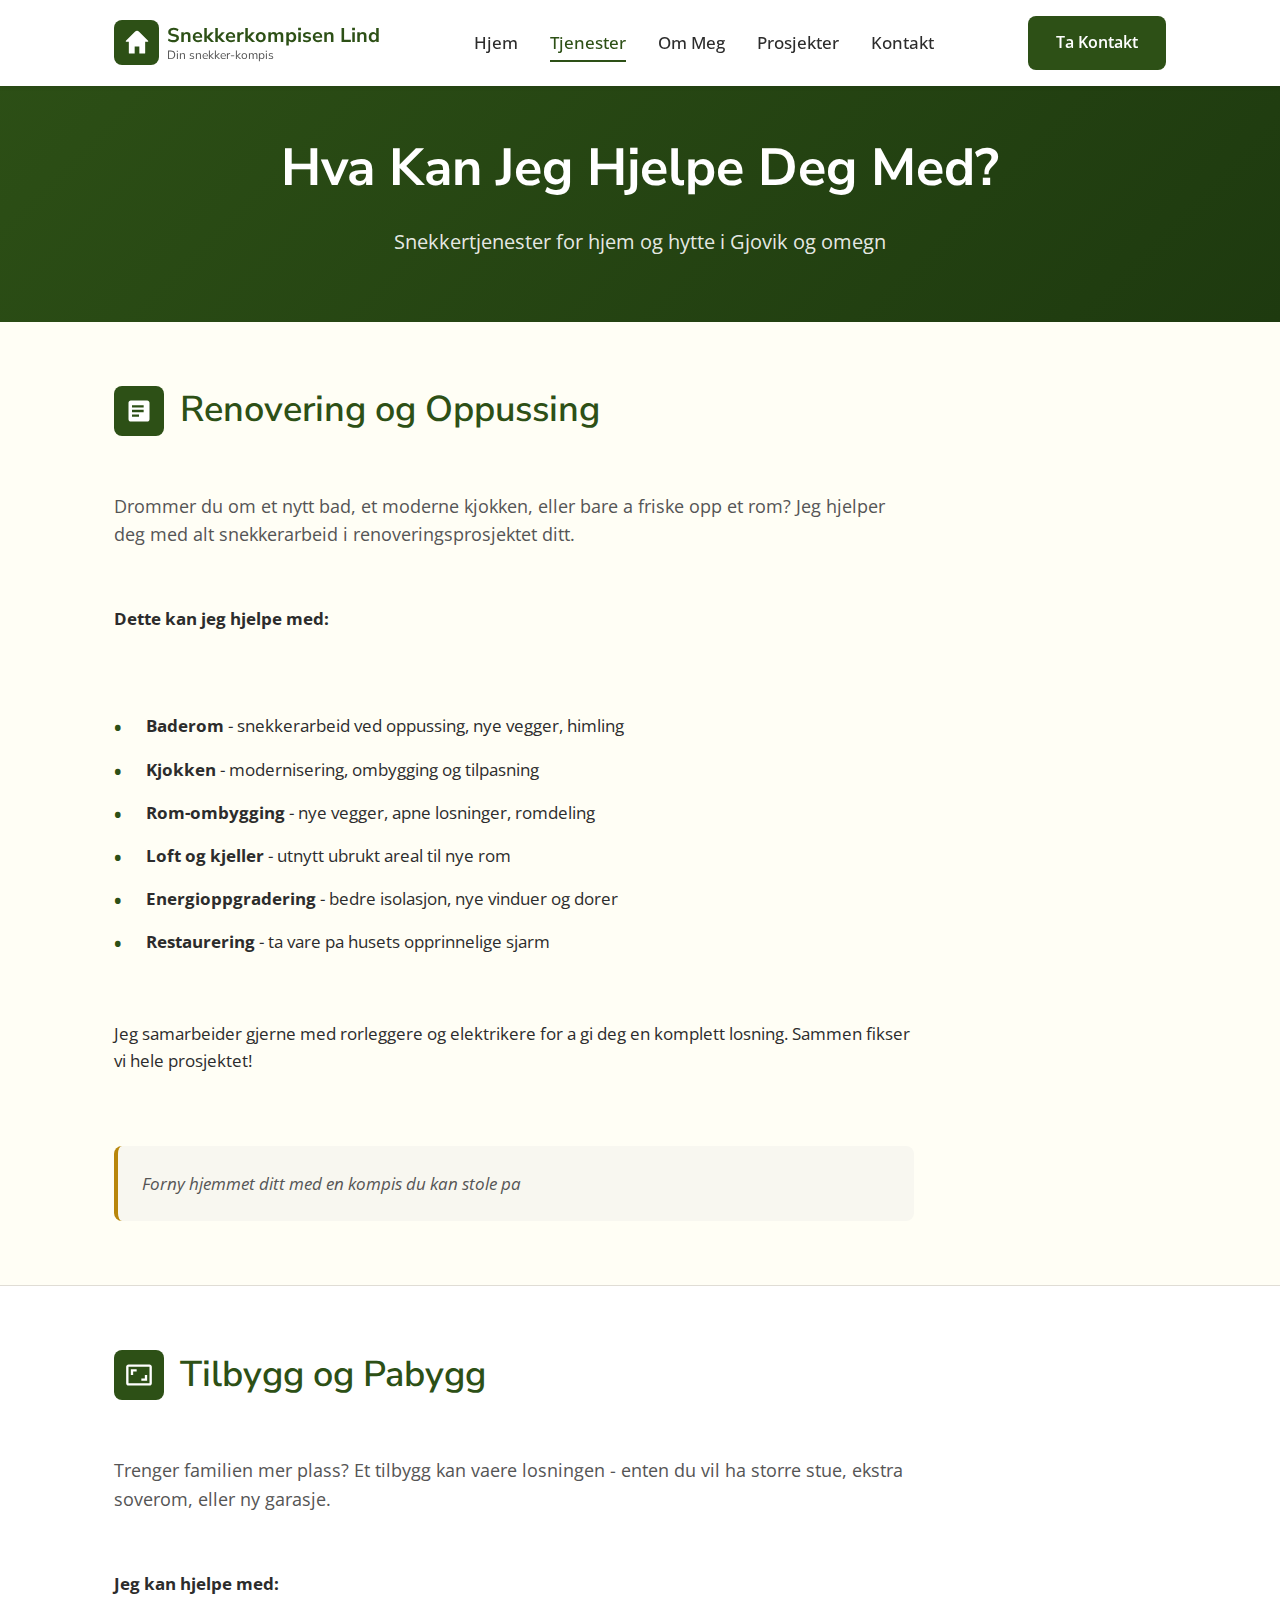
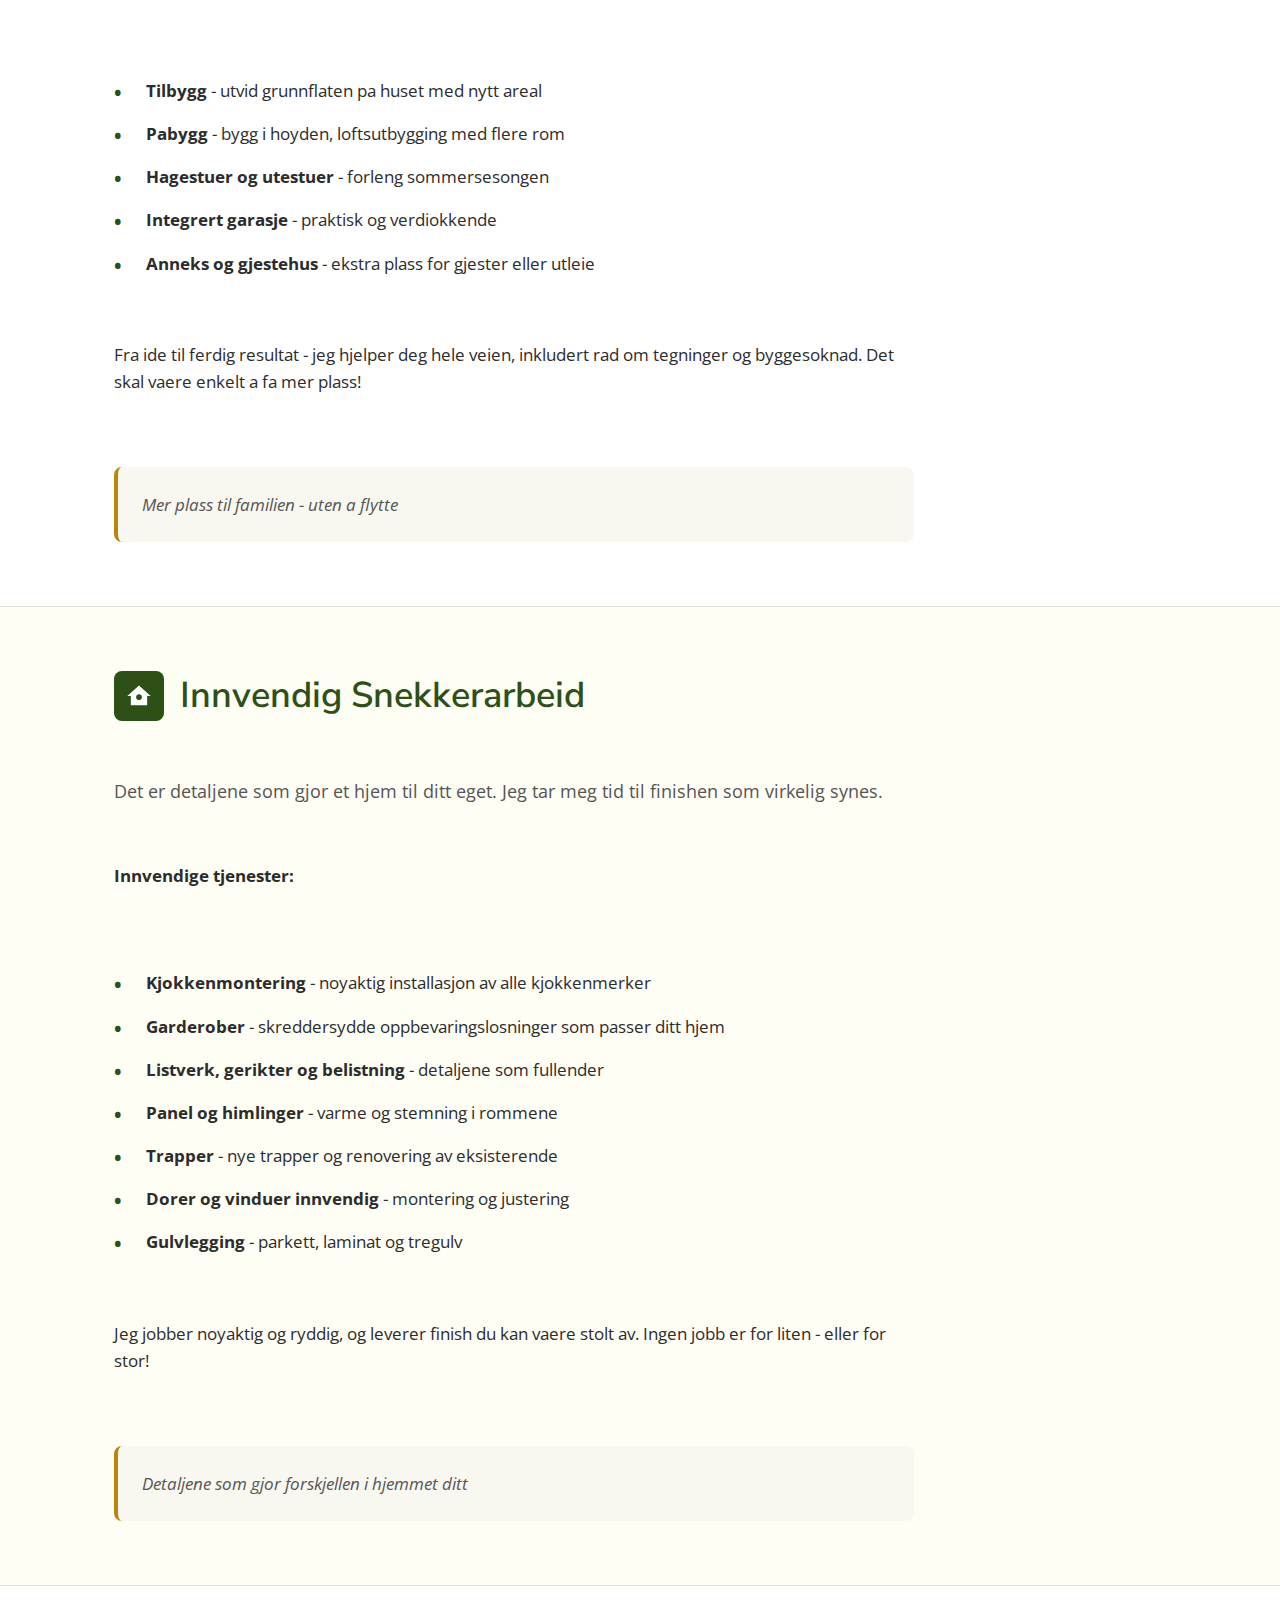
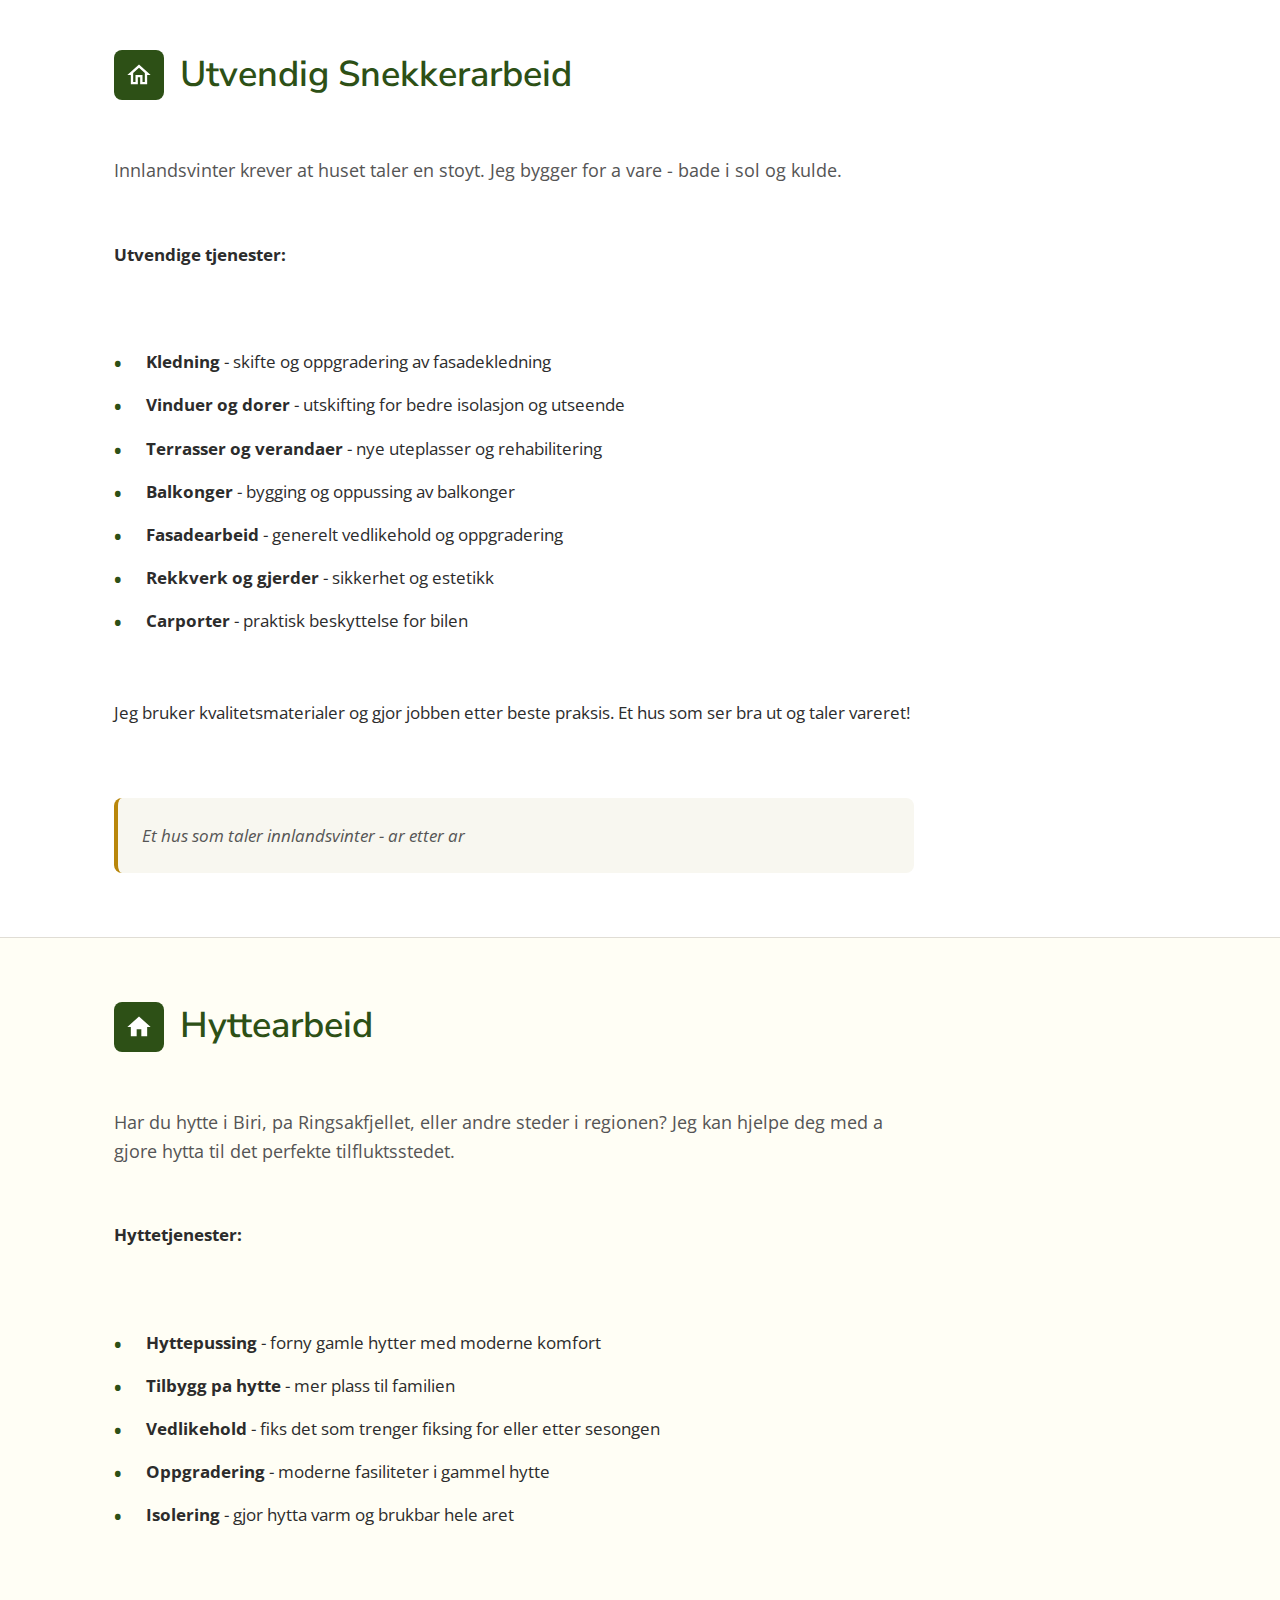
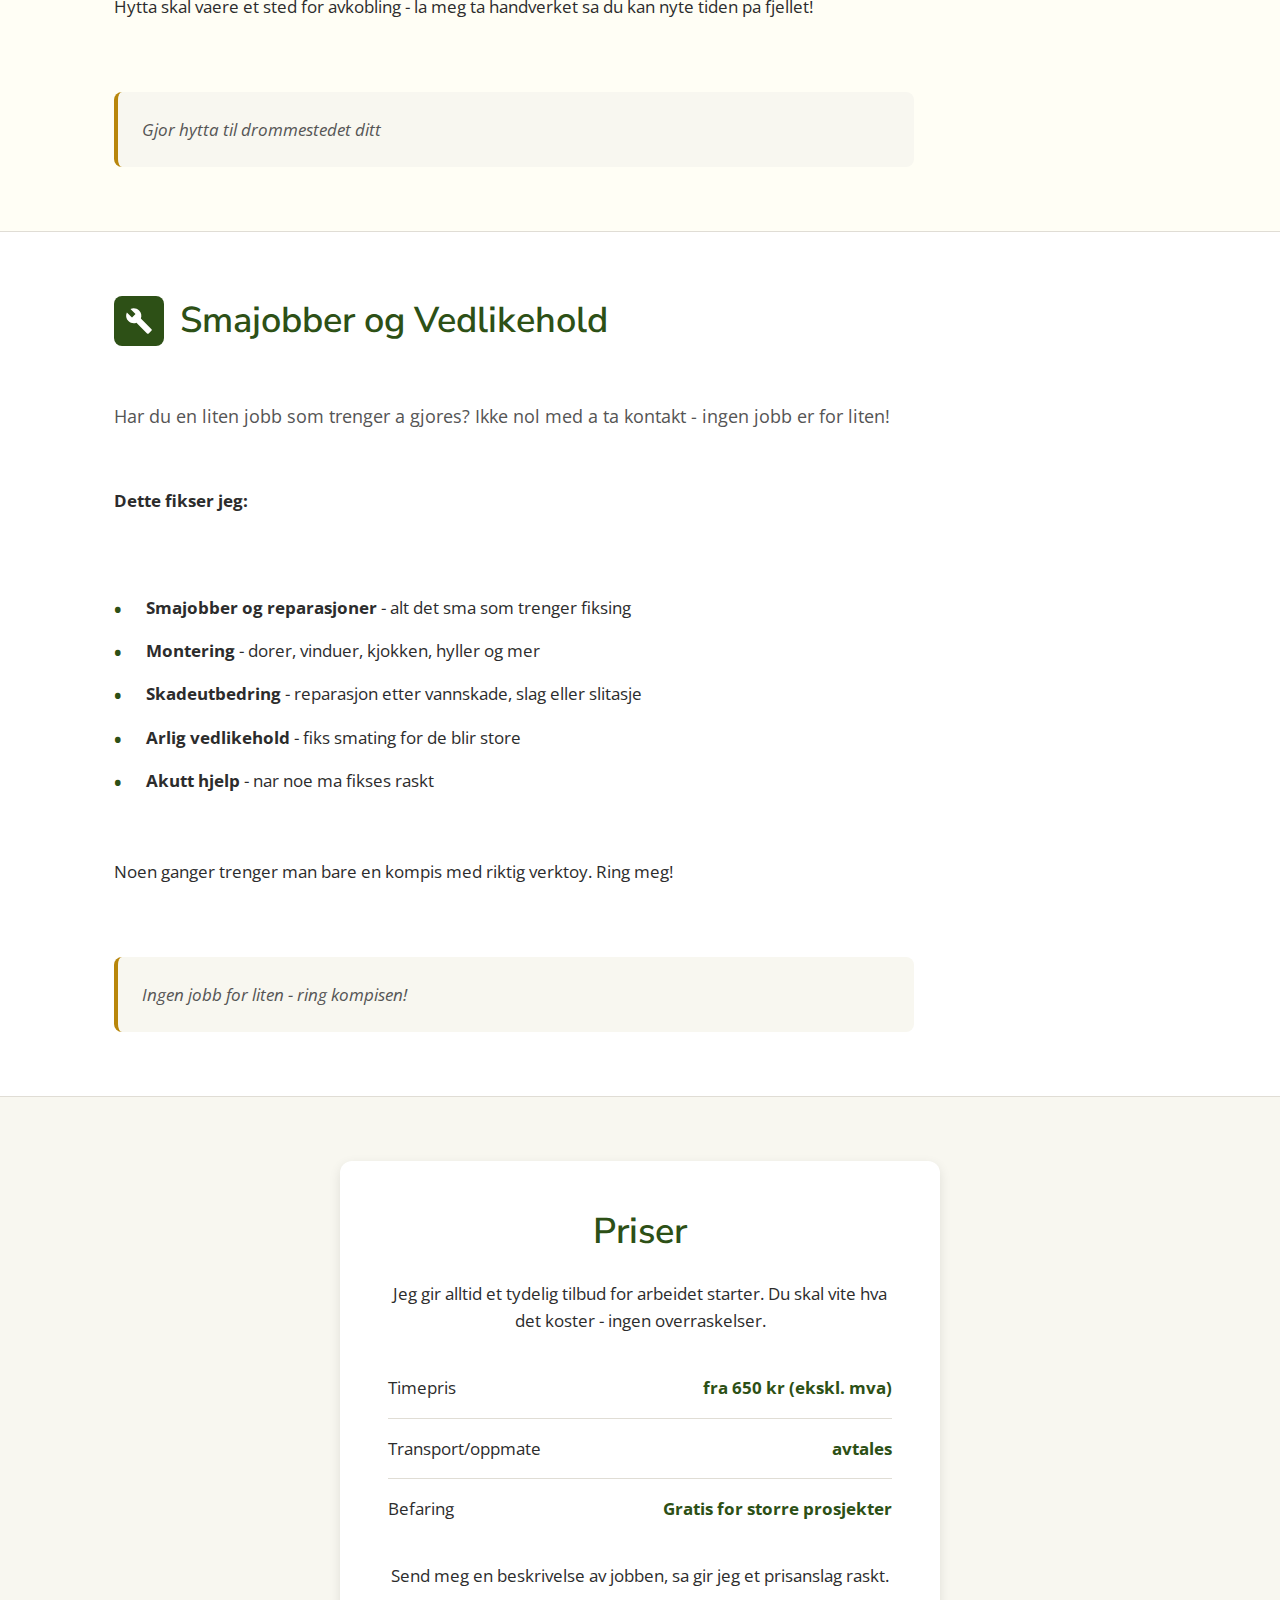
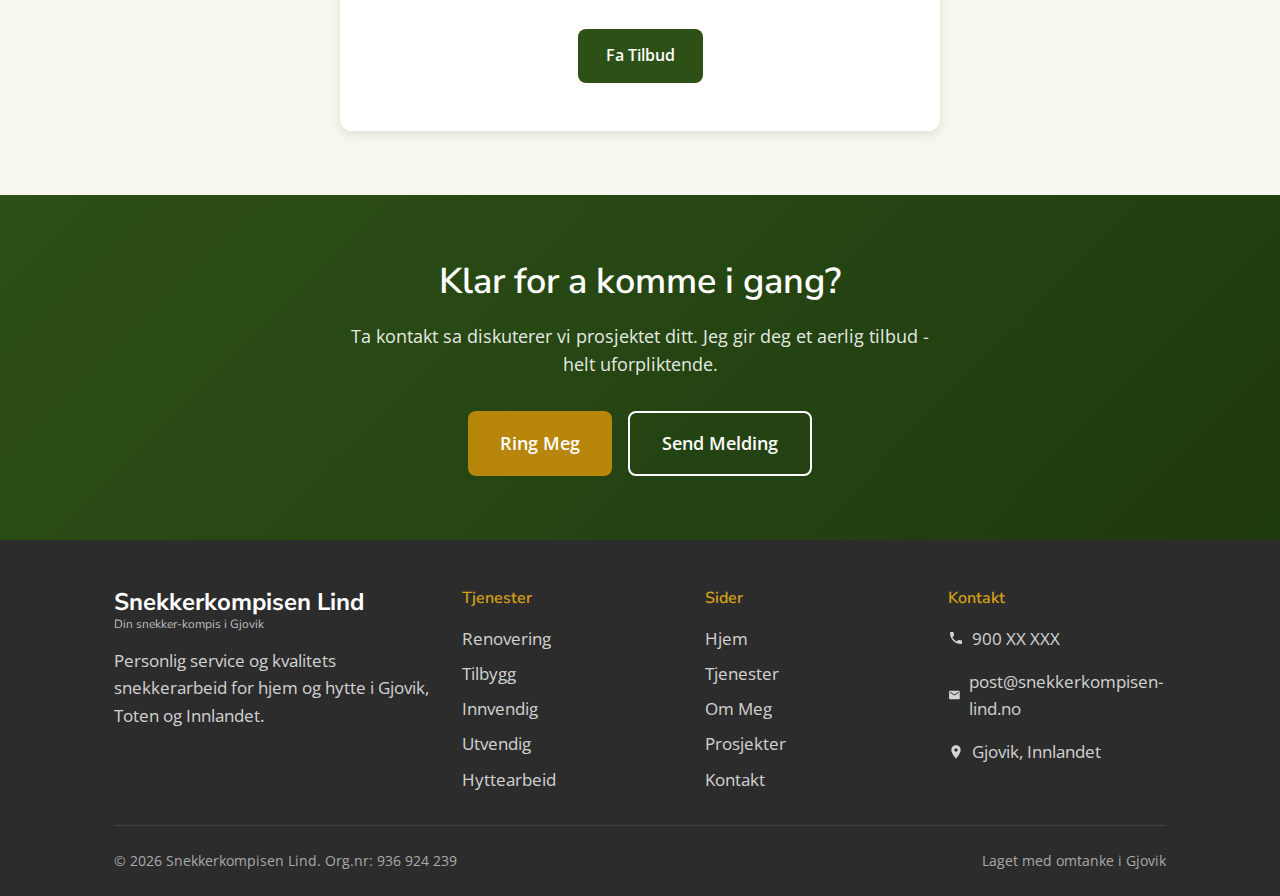
<file: tjenester.html>
<!DOCTYPE html>
<html lang="nb">
<head>
    <meta charset="UTF-8">
    <meta name="viewport" content="width=device-width, initial-scale=1.0">
    <meta http-equiv="X-UA-Compatible" content="IE=edge">

    <!-- SEO Meta Tags -->
    <title>Snekkertjenester Gjovik | Renovering, Tilbygg, Vedlikehold | Snekkerkompisen</title>
    <meta name="description" content="Komplett snekkertilbud i Gjovik og pa Toten. Renovering, tilbygg, innvendig og utvendig arbeid, hyttearbeid. Se tjenester og fa tilbud.">
    <meta name="keywords" content="snekker gjovik, renovering gjovik, tilbygg gjovik, snekkerarbeid toten, kjokken montering, terrasse bygging">
    <meta name="author" content="Snekkerkompisen Lind">
    <meta name="robots" content="index, follow">

    <!-- Open Graph -->
    <meta property="og:title" content="Snekkertjenester - Snekkerkompisen Lind">
    <meta property="og:description" content="Komplett snekkertilbud i Gjovik og pa Toten. Fra renovering til smajobber.">
    <meta property="og:type" content="website">
    <meta property="og:locale" content="nb_NO">

    <!-- Canonical -->
    <link rel="canonical" href="https://snekkerkompisen-lind.no/tjenester.html">

    <!-- Fonts -->
    <link rel="preconnect" href="https://fonts.googleapis.com">
    <link rel="preconnect" href="https://fonts.gstatic.com" crossorigin>
    <link href="https://fonts.googleapis.com/css2?family=Nunito+Sans:wght@400;600;700&family=Open+Sans:wght@400;500;600&display=swap" rel="stylesheet">

    <!-- Styles -->
    <link rel="stylesheet" href="css/style.css">
    <link rel="stylesheet" href="css/responsive.css">
</head>
<body>
    <!-- Header -->
    <header class="header">
        <div class="header-inner">
            <a href="index.html" class="logo">
                <div class="logo-icon">
                    <svg xmlns="http://www.w3.org/2000/svg" viewBox="0 0 24 24" fill="currentColor">
                        <path d="M13.783 2.423L21.5 10.14a.5.5 0 01-.353.854h-2.143v9.5a.5.5 0 01-.5.5h-4.5v-6h-4v6h-4.5a.5.5 0 01-.5-.5v-9.5H2.861a.5.5 0 01-.354-.854l7.717-7.717a2.5 2.5 0 013.56 0z"/>
                    </svg>
                </div>
                <div class="logo-text">
                    Snekkerkompisen Lind
                    <span>Din snekker-kompis</span>
                </div>
            </a>

            <nav class="nav">
                <ul class="nav-list">
                    <li><a href="index.html" class="nav-link">Hjem</a></li>
                    <li><a href="tjenester.html" class="nav-link active">Tjenester</a></li>
                    <li><a href="om-meg.html" class="nav-link">Om Meg</a></li>
                    <li><a href="prosjekter.html" class="nav-link">Prosjekter</a></li>
                    <li><a href="kontakt.html" class="nav-link">Kontakt</a></li>
                </ul>
            </nav>

            <a href="kontakt.html" class="btn btn-primary header-cta">Ta Kontakt</a>

            <button class="menu-toggle" aria-label="Meny">
                <span></span>
                <span></span>
                <span></span>
            </button>
        </div>
    </header>

    <!-- Mobile Navigation -->
    <nav class="mobile-nav">
        <ul class="mobile-nav-list">
            <li><a href="index.html" class="mobile-nav-link">Hjem</a></li>
            <li><a href="tjenester.html" class="mobile-nav-link active">Tjenester</a></li>
            <li><a href="om-meg.html" class="mobile-nav-link">Om Meg</a></li>
            <li><a href="prosjekter.html" class="mobile-nav-link">Prosjekter</a></li>
            <li><a href="kontakt.html" class="mobile-nav-link">Kontakt</a></li>
        </ul>
        <div class="mobile-nav-cta">
            <a href="kontakt.html" class="btn btn-primary">Ta Kontakt</a>
        </div>
    </nav>

    <main>
        <!-- Page Header -->
        <section class="page-header">
            <div class="container">
                <h1>Hva Kan Jeg Hjelpe Deg Med?</h1>
                <p>Snekkertjenester for hjem og hytte i Gjovik og omegn</p>
            </div>
        </section>

        <!-- Service 1: Renovering -->
        <section id="renovering" class="section service-detail">
            <div class="container">
                <div class="service-detail-content">
                    <h2>
                        <span class="icon">
                            <svg xmlns="http://www.w3.org/2000/svg" viewBox="0 0 24 24" fill="currentColor">
                                <path d="M19 3H5c-1.1 0-2 .9-2 2v14c0 1.1.9 2 2 2h14c1.1 0 2-.9 2-2V5c0-1.1-.9-2-2-2zm-7 14H6v-2h6v2zm4-4H6v-2h10v2zm0-4H6V7h10v2z"/>
                            </svg>
                        </span>
                        Renovering og Oppussing
                    </h2>
                    <p class="service-detail-intro">
                        Drommer du om et nytt bad, et moderne kjokken, eller bare a friske opp et rom?
                        Jeg hjelper deg med alt snekkerarbeid i renoveringsprosjektet ditt.
                    </p>
                    <p><strong>Dette kan jeg hjelpe med:</strong></p>
                    <ul class="service-detail-list">
                        <li><strong>Baderom</strong> - snekkerarbeid ved oppussing, nye vegger, himling</li>
                        <li><strong>Kjokken</strong> - modernisering, ombygging og tilpasning</li>
                        <li><strong>Rom-ombygging</strong> - nye vegger, apne losninger, romdeling</li>
                        <li><strong>Loft og kjeller</strong> - utnytt ubrukt areal til nye rom</li>
                        <li><strong>Energioppgradering</strong> - bedre isolasjon, nye vinduer og dorer</li>
                        <li><strong>Restaurering</strong> - ta vare pa husets opprinnelige sjarm</li>
                    </ul>
                    <p>
                        Jeg samarbeider gjerne med rorleggere og elektrikere for a gi deg en komplett losning.
                        Sammen fikser vi hele prosjektet!
                    </p>
                    <div class="service-highlight">
                        <p>Forny hjemmet ditt med en kompis du kan stole pa</p>
                    </div>
                </div>
            </div>
        </section>

        <!-- Service 2: Tilbygg -->
        <section id="tilbygg" class="section section-alt service-detail">
            <div class="container">
                <div class="service-detail-content">
                    <h2>
                        <span class="icon">
                            <svg xmlns="http://www.w3.org/2000/svg" viewBox="0 0 24 24" fill="currentColor">
                                <path d="M19 12h-2v3h-3v2h5v-5zM7 9h3V7H5v5h2V9zm14-6H3c-1.1 0-2 .9-2 2v14c0 1.1.9 2 2 2h18c1.1 0 2-.9 2-2V5c0-1.1-.9-2-2-2zm0 16.01H3V4.99h18v14.02z"/>
                            </svg>
                        </span>
                        Tilbygg og Pabygg
                    </h2>
                    <p class="service-detail-intro">
                        Trenger familien mer plass? Et tilbygg kan vaere losningen - enten du vil ha storre stue,
                        ekstra soverom, eller ny garasje.
                    </p>
                    <p><strong>Jeg kan hjelpe med:</strong></p>
                    <ul class="service-detail-list">
                        <li><strong>Tilbygg</strong> - utvid grunnflaten pa huset med nytt areal</li>
                        <li><strong>Pabygg</strong> - bygg i hoyden, loftsutbygging med flere rom</li>
                        <li><strong>Hagestuer og utestuer</strong> - forleng sommersesongen</li>
                        <li><strong>Integrert garasje</strong> - praktisk og verdiokkende</li>
                        <li><strong>Anneks og gjestehus</strong> - ekstra plass for gjester eller utleie</li>
                    </ul>
                    <p>
                        Fra ide til ferdig resultat - jeg hjelper deg hele veien, inkludert rad om tegninger
                        og byggesoknad. Det skal vaere enkelt a fa mer plass!
                    </p>
                    <div class="service-highlight">
                        <p>Mer plass til familien - uten a flytte</p>
                    </div>
                </div>
            </div>
        </section>

        <!-- Service 3: Innvendig -->
        <section id="innvendig" class="section service-detail">
            <div class="container">
                <div class="service-detail-content">
                    <h2>
                        <span class="icon">
                            <svg xmlns="http://www.w3.org/2000/svg" viewBox="0 0 24 24" fill="currentColor">
                                <path d="M12 3L2 12h3v8h14v-8h3L12 3zm0 12.5c-1.38 0-2.5-1.12-2.5-2.5s1.12-2.5 2.5-2.5 2.5 1.12 2.5 2.5-1.12 2.5-2.5 2.5z"/>
                            </svg>
                        </span>
                        Innvendig Snekkerarbeid
                    </h2>
                    <p class="service-detail-intro">
                        Det er detaljene som gjor et hjem til ditt eget.
                        Jeg tar meg tid til finishen som virkelig synes.
                    </p>
                    <p><strong>Innvendige tjenester:</strong></p>
                    <ul class="service-detail-list">
                        <li><strong>Kjokkenmontering</strong> - noyaktig installasjon av alle kjokkenmerker</li>
                        <li><strong>Garderober</strong> - skreddersydde oppbevaringslosninger som passer ditt hjem</li>
                        <li><strong>Listverk, gerikter og belistning</strong> - detaljene som fullender</li>
                        <li><strong>Panel og himlinger</strong> - varme og stemning i rommene</li>
                        <li><strong>Trapper</strong> - nye trapper og renovering av eksisterende</li>
                        <li><strong>Dorer og vinduer innvendig</strong> - montering og justering</li>
                        <li><strong>Gulvlegging</strong> - parkett, laminat og tregulv</li>
                    </ul>
                    <p>
                        Jeg jobber noyaktig og ryddig, og leverer finish du kan vaere stolt av.
                        Ingen jobb er for liten - eller for stor!
                    </p>
                    <div class="service-highlight">
                        <p>Detaljene som gjor forskjellen i hjemmet ditt</p>
                    </div>
                </div>
            </div>
        </section>

        <!-- Service 4: Utvendig -->
        <section id="utvendig" class="section section-alt service-detail">
            <div class="container">
                <div class="service-detail-content">
                    <h2>
                        <span class="icon">
                            <svg xmlns="http://www.w3.org/2000/svg" viewBox="0 0 24 24" fill="currentColor">
                                <path d="M12 5.69l5 4.5V18h-2v-6H9v6H7v-7.81l5-4.5M12 3L2 12h3v8h6v-6h2v6h6v-8h3L12 3z"/>
                            </svg>
                        </span>
                        Utvendig Snekkerarbeid
                    </h2>
                    <p class="service-detail-intro">
                        Innlandsvinter krever at huset taler en stoyt.
                        Jeg bygger for a vare - bade i sol og kulde.
                    </p>
                    <p><strong>Utvendige tjenester:</strong></p>
                    <ul class="service-detail-list">
                        <li><strong>Kledning</strong> - skifte og oppgradering av fasadekledning</li>
                        <li><strong>Vinduer og dorer</strong> - utskifting for bedre isolasjon og utseende</li>
                        <li><strong>Terrasser og verandaer</strong> - nye uteplasser og rehabilitering</li>
                        <li><strong>Balkonger</strong> - bygging og oppussing av balkonger</li>
                        <li><strong>Fasadearbeid</strong> - generelt vedlikehold og oppgradering</li>
                        <li><strong>Rekkverk og gjerder</strong> - sikkerhet og estetikk</li>
                        <li><strong>Carporter</strong> - praktisk beskyttelse for bilen</li>
                    </ul>
                    <p>
                        Jeg bruker kvalitetsmaterialer og gjor jobben etter beste praksis.
                        Et hus som ser bra ut og taler vareret!
                    </p>
                    <div class="service-highlight">
                        <p>Et hus som taler innlandsvinter - ar etter ar</p>
                    </div>
                </div>
            </div>
        </section>

        <!-- Service 5: Hyttearbeid -->
        <section id="hytte" class="section service-detail">
            <div class="container">
                <div class="service-detail-content">
                    <h2>
                        <span class="icon">
                            <svg xmlns="http://www.w3.org/2000/svg" viewBox="0 0 24 24" fill="currentColor">
                                <path d="M10 20v-6h4v6h5v-8h3L12 3 2 12h3v8z"/>
                            </svg>
                        </span>
                        Hyttearbeid
                    </h2>
                    <p class="service-detail-intro">
                        Har du hytte i Biri, pa Ringsakfjellet, eller andre steder i regionen?
                        Jeg kan hjelpe deg med a gjore hytta til det perfekte tilfluktsstedet.
                    </p>
                    <p><strong>Hyttetjenester:</strong></p>
                    <ul class="service-detail-list">
                        <li><strong>Hyttepussing</strong> - forny gamle hytter med moderne komfort</li>
                        <li><strong>Tilbygg pa hytte</strong> - mer plass til familien</li>
                        <li><strong>Vedlikehold</strong> - fiks det som trenger fiksing for eller etter sesongen</li>
                        <li><strong>Oppgradering</strong> - moderne fasiliteter i gammel hytte</li>
                        <li><strong>Isolering</strong> - gjor hytta varm og brukbar hele aret</li>
                    </ul>
                    <p>
                        Hytta skal vaere et sted for avkobling - la meg ta handverket sa du kan nyte
                        tiden pa fjellet!
                    </p>
                    <div class="service-highlight">
                        <p>Gjor hytta til drommestedet ditt</p>
                    </div>
                </div>
            </div>
        </section>

        <!-- Service 6: Smajobber -->
        <section id="smajobber" class="section section-alt service-detail">
            <div class="container">
                <div class="service-detail-content">
                    <h2>
                        <span class="icon">
                            <svg xmlns="http://www.w3.org/2000/svg" viewBox="0 0 24 24" fill="currentColor">
                                <path d="M22.7 19l-9.1-9.1c.9-2.3.4-5-1.5-6.9-2-2-5-2.4-7.4-1.3L9 6 6 9 1.6 4.7C.4 7.1.9 10.1 2.9 12.1c1.9 1.9 4.6 2.4 6.9 1.5l9.1 9.1c.4.4 1 .4 1.4 0l2.3-2.3c.5-.4.5-1.1.1-1.4z"/>
                            </svg>
                        </span>
                        Smajobber og Vedlikehold
                    </h2>
                    <p class="service-detail-intro">
                        Har du en liten jobb som trenger a gjores?
                        Ikke nol med a ta kontakt - ingen jobb er for liten!
                    </p>
                    <p><strong>Dette fikser jeg:</strong></p>
                    <ul class="service-detail-list">
                        <li><strong>Smajobber og reparasjoner</strong> - alt det sma som trenger fiksing</li>
                        <li><strong>Montering</strong> - dorer, vinduer, kjokken, hyller og mer</li>
                        <li><strong>Skadeutbedring</strong> - reparasjon etter vannskade, slag eller slitasje</li>
                        <li><strong>Arlig vedlikehold</strong> - fiks smating for de blir store</li>
                        <li><strong>Akutt hjelp</strong> - nar noe ma fikses raskt</li>
                    </ul>
                    <p>
                        Noen ganger trenger man bare en kompis med riktig verktoy. Ring meg!
                    </p>
                    <div class="service-highlight">
                        <p>Ingen jobb for liten - ring kompisen!</p>
                    </div>
                </div>
            </div>
        </section>

        <!-- Pricing Section -->
        <section class="section pricing-section">
            <div class="container">
                <div class="pricing-box">
                    <h2>Priser</h2>
                    <p>
                        Jeg gir alltid et tydelig tilbud for arbeidet starter.
                        Du skal vite hva det koster - ingen overraskelser.
                    </p>
                    <div class="pricing-items">
                        <div class="pricing-item">
                            <span>Timepris</span>
                            <strong>fra 650 kr (ekskl. mva)</strong>
                        </div>
                        <div class="pricing-item">
                            <span>Transport/oppmate</span>
                            <strong>avtales</strong>
                        </div>
                        <div class="pricing-item">
                            <span>Befaring</span>
                            <strong>Gratis for storre prosjekter</strong>
                        </div>
                    </div>
                    <p style="margin-top: var(--spacing-md);">
                        Send meg en beskrivelse av jobben, sa gir jeg et prisanslag raskt.
                    </p>
                    <a href="kontakt.html" class="btn btn-primary" style="margin-top: var(--spacing-md);">Fa Tilbud</a>
                </div>
            </div>
        </section>

        <!-- CTA Section -->
        <section class="section cta-section">
            <div class="container">
                <div class="cta-content">
                    <h2>Klar for a komme i gang?</h2>
                    <p>
                        Ta kontakt sa diskuterer vi prosjektet ditt.
                        Jeg gir deg et aerlig tilbud - helt uforpliktende.
                    </p>
                    <div class="cta-buttons">
                        <a href="tel:+47900XXXXX" class="btn btn-primary btn-lg">Ring Meg</a>
                        <a href="kontakt.html" class="btn btn-secondary btn-lg">Send Melding</a>
                    </div>
                </div>
            </div>
        </section>
    </main>

    <!-- Footer -->
    <footer class="footer">
        <div class="container">
            <div class="footer-content">
                <div class="footer-brand">
                    <div class="logo-text">
                        Snekkerkompisen Lind
                        <span>Din snekker-kompis i Gjovik</span>
                    </div>
                    <p>Personlig service og kvalitets snekkerarbeid for hjem og hytte i Gjovik, Toten og Innlandet.</p>
                </div>

                <div class="footer-section">
                    <h3>Tjenester</h3>
                    <div class="footer-links">
                        <a href="tjenester.html#renovering">Renovering</a>
                        <a href="tjenester.html#tilbygg">Tilbygg</a>
                        <a href="tjenester.html#innvendig">Innvendig</a>
                        <a href="tjenester.html#utvendig">Utvendig</a>
                        <a href="tjenester.html#hytte">Hyttearbeid</a>
                    </div>
                </div>

                <div class="footer-section">
                    <h3>Sider</h3>
                    <div class="footer-links">
                        <a href="index.html">Hjem</a>
                        <a href="tjenester.html">Tjenester</a>
                        <a href="om-meg.html">Om Meg</a>
                        <a href="prosjekter.html">Prosjekter</a>
                        <a href="kontakt.html">Kontakt</a>
                    </div>
                </div>

                <div class="footer-section footer-contact">
                    <h3>Kontakt</h3>
                    <p>
                        <svg xmlns="http://www.w3.org/2000/svg" width="16" height="16" viewBox="0 0 24 24" fill="currentColor">
                            <path d="M6.62 10.79c1.44 2.83 3.76 5.14 6.59 6.59l2.2-2.2c.27-.27.67-.36 1.02-.24 1.12.37 2.33.57 3.57.57.55 0 1 .45 1 1V20c0 .55-.45 1-1 1-9.39 0-17-7.61-17-17 0-.55.45-1 1-1h3.5c.55 0 1 .45 1 1 0 1.25.2 2.45.57 3.57.11.35.03.74-.25 1.02l-2.2 2.2z"/>
                        </svg>
                        900 XX XXX
                    </p>
                    <p>
                        <svg xmlns="http://www.w3.org/2000/svg" width="16" height="16" viewBox="0 0 24 24" fill="currentColor">
                            <path d="M20 4H4c-1.1 0-2 .9-2 2v12c0 1.1.9 2 2 2h16c1.1 0 2-.9 2-2V6c0-1.1-.9-2-2-2zm0 4l-8 5-8-5V6l8 5 8-5v2z"/>
                        </svg>
                        post@snekkerkompisen-lind.no
                    </p>
                    <p>
                        <svg xmlns="http://www.w3.org/2000/svg" width="16" height="16" viewBox="0 0 24 24" fill="currentColor">
                            <path d="M12 2C8.13 2 5 5.13 5 9c0 5.25 7 13 7 13s7-7.75 7-13c0-3.87-3.13-7-7-7zm0 9.5c-1.38 0-2.5-1.12-2.5-2.5s1.12-2.5 2.5-2.5 2.5 1.12 2.5 2.5-1.12 2.5-2.5 2.5z"/>
                        </svg>
                        Gjovik, Innlandet
                    </p>
                </div>
            </div>

            <div class="footer-bottom">
                <p>&copy; 2026 Snekkerkompisen Lind. Org.nr: 936 924 239</p>
                <p>Laget med omtanke i Gjovik</p>
            </div>
        </div>
    </footer>

    <script src="js/main.js"></script>
</body>
</html>
</file>
<file: css/style.css>
/* ============================================
   Snekkerkompisen Lind - Main Stylesheet
   Din snekker-kompis i Gjøvik og omegn
   ============================================ */

/* CSS Custom Properties */
:root {
    /* Colors */
    --color-primary: #2D5016;
    --color-primary-light: #3d6b1f;
    --color-primary-dark: #1e3a0f;
    --color-secondary: #B8860B;
    --color-secondary-light: #d4a017;
    --color-accent: #CD7F32;
    --color-light: #FFFEF5;
    --color-light-alt: #f8f7f0;
    --color-text: #2C2C2C;
    --color-text-light: #555555;
    --color-white: #ffffff;
    --color-border: #e0ddd5;
    --color-success: #28a745;
    --color-error: #dc3545;

    /* Typography */
    --font-heading: 'Nunito Sans', sans-serif;
    --font-body: 'Open Sans', sans-serif;

    /* Spacing */
    --spacing-xs: 0.5rem;
    --spacing-sm: 1rem;
    --spacing-md: 1.5rem;
    --spacing-lg: 2rem;
    --spacing-xl: 3rem;
    --spacing-xxl: 4rem;

    /* Border Radius */
    --radius-sm: 4px;
    --radius-md: 8px;
    --radius-lg: 12px;
    --radius-xl: 20px;

    /* Shadows */
    --shadow-sm: 0 2px 4px rgba(0, 0, 0, 0.08);
    --shadow-md: 0 4px 12px rgba(0, 0, 0, 0.1);
    --shadow-lg: 0 8px 24px rgba(0, 0, 0, 0.12);

    /* Transitions */
    --transition-fast: 0.2s ease;
    --transition-normal: 0.3s ease;

    /* Container */
    --container-max: 1100px;
    --container-padding: 1.5rem;
}

/* Reset & Base Styles */
*,
*::before,
*::after {
    box-sizing: border-box;
    margin: 0;
    padding: 0;
}

html {
    scroll-behavior: smooth;
    font-size: 16px;
}

body {
    font-family: var(--font-body);
    font-size: 17px;
    line-height: 1.6;
    color: var(--color-text);
    background-color: var(--color-light);
    -webkit-font-smoothing: antialiased;
    -moz-osx-font-smoothing: grayscale;
}

img {
    max-width: 100%;
    height: auto;
    display: block;
}

a {
    color: var(--color-primary);
    text-decoration: none;
    transition: color var(--transition-fast);
}

a:hover {
    color: var(--color-primary-light);
}

ul, ol {
    list-style: none;
}

/* Typography */
h1, h2, h3, h4, h5, h6 {
    font-family: var(--font-heading);
    font-weight: 700;
    line-height: 1.3;
    color: var(--color-text);
}

h1 {
    font-size: 2.625rem;
    margin-bottom: var(--spacing-md);
}

h2 {
    font-size: 2rem;
    font-weight: 600;
    margin-bottom: var(--spacing-md);
}

h3 {
    font-size: 1.5rem;
    font-weight: 600;
    margin-bottom: var(--spacing-sm);
}

p {
    margin-bottom: var(--spacing-sm);
}

.text-light {
    color: var(--color-text-light);
}

.text-center {
    text-align: center;
}

/* Container */
.container {
    width: 100%;
    max-width: var(--container-max);
    margin: 0 auto;
    padding: 0 var(--container-padding);
}

/* Buttons */
.btn {
    display: inline-flex;
    align-items: center;
    justify-content: center;
    gap: var(--spacing-xs);
    padding: 0.875rem 1.75rem;
    font-family: var(--font-body);
    font-size: 1rem;
    font-weight: 600;
    text-decoration: none;
    border: none;
    border-radius: var(--radius-md);
    cursor: pointer;
    transition: all var(--transition-normal);
}

.btn-primary {
    background-color: var(--color-primary);
    color: var(--color-white);
}

.btn-primary:hover {
    background-color: var(--color-primary-light);
    color: var(--color-white);
    transform: translateY(-2px);
    box-shadow: var(--shadow-md);
}

.btn-secondary {
    background-color: var(--color-white);
    color: var(--color-primary);
    border: 2px solid var(--color-primary);
}

.btn-secondary:hover {
    background-color: var(--color-primary);
    color: var(--color-white);
    transform: translateY(-2px);
}

.btn-accent {
    background-color: var(--color-secondary);
    color: var(--color-white);
}

.btn-accent:hover {
    background-color: var(--color-secondary-light);
    color: var(--color-white);
    transform: translateY(-2px);
    box-shadow: var(--shadow-md);
}

.btn-lg {
    padding: 1rem 2rem;
    font-size: 1.125rem;
}

/* ============================================
   Header & Navigation
   ============================================ */
.header {
    position: fixed;
    top: 0;
    left: 0;
    right: 0;
    background-color: var(--color-white);
    box-shadow: var(--shadow-sm);
    z-index: 1000;
}

.header-inner {
    display: flex;
    align-items: center;
    justify-content: space-between;
    padding: var(--spacing-sm) var(--container-padding);
    max-width: var(--container-max);
    margin: 0 auto;
}

.logo {
    display: flex;
    align-items: center;
    gap: var(--spacing-xs);
}

.logo-icon {
    width: 45px;
    height: 45px;
    background-color: var(--color-primary);
    border-radius: var(--radius-md);
    display: flex;
    align-items: center;
    justify-content: center;
}

.logo-icon svg {
    width: 28px;
    height: 28px;
    fill: var(--color-white);
}

.logo-text {
    font-family: var(--font-heading);
    font-size: 1.25rem;
    font-weight: 700;
    color: var(--color-primary);
    line-height: 1.2;
}

.logo-text span {
    display: block;
    font-size: 0.75rem;
    font-weight: 400;
    color: var(--color-text-light);
}

.nav {
    display: none;
}

.nav-list {
    display: flex;
    gap: var(--spacing-lg);
}

.nav-link {
    font-weight: 500;
    color: var(--color-text);
    padding: var(--spacing-xs) 0;
    position: relative;
}

.nav-link::after {
    content: '';
    position: absolute;
    bottom: 0;
    left: 0;
    width: 0;
    height: 2px;
    background-color: var(--color-primary);
    transition: width var(--transition-normal);
}

.nav-link:hover::after,
.nav-link.active::after {
    width: 100%;
}

.nav-link:hover,
.nav-link.active {
    color: var(--color-primary);
}

.header-cta {
    display: none;
}

/* Mobile Menu Toggle */
.menu-toggle {
    display: flex;
    flex-direction: column;
    gap: 5px;
    padding: 10px;
    background: none;
    border: none;
    cursor: pointer;
}

.menu-toggle span {
    width: 25px;
    height: 3px;
    background-color: var(--color-primary);
    border-radius: 2px;
    transition: var(--transition-normal);
}

.menu-toggle.active span:nth-child(1) {
    transform: rotate(45deg) translate(6px, 6px);
}

.menu-toggle.active span:nth-child(2) {
    opacity: 0;
}

.menu-toggle.active span:nth-child(3) {
    transform: rotate(-45deg) translate(6px, -6px);
}

/* Mobile Navigation */
.mobile-nav {
    display: none;
    position: fixed;
    top: 70px;
    left: 0;
    right: 0;
    bottom: 0;
    background-color: var(--color-white);
    padding: var(--spacing-lg);
    z-index: 999;
}

.mobile-nav.active {
    display: block;
}

.mobile-nav-list {
    display: flex;
    flex-direction: column;
    gap: var(--spacing-md);
}

.mobile-nav-link {
    font-size: 1.25rem;
    font-weight: 500;
    color: var(--color-text);
    padding: var(--spacing-sm) 0;
    border-bottom: 1px solid var(--color-border);
}

.mobile-nav-link:hover,
.mobile-nav-link.active {
    color: var(--color-primary);
}

.mobile-nav-cta {
    margin-top: var(--spacing-lg);
}

.mobile-nav-cta .btn {
    width: 100%;
}

/* ============================================
   Quick Contact Bar
   ============================================ */
.quick-contact {
    background-color: var(--color-primary);
    color: var(--color-white);
    padding: var(--spacing-xs) 0;
    font-size: 0.875rem;
}

.quick-contact-inner {
    display: flex;
    justify-content: center;
    gap: var(--spacing-md);
    flex-wrap: wrap;
}

.quick-contact a {
    color: var(--color-white);
    display: flex;
    align-items: center;
    gap: 6px;
}

.quick-contact a:hover {
    color: var(--color-secondary-light);
}

/* ============================================
   Hero Section
   ============================================ */
.hero {
    position: relative;
    min-height: 85vh;
    display: flex;
    align-items: center;
    padding: calc(var(--spacing-xxl) + 70px) 0 var(--spacing-xxl);
    background: linear-gradient(135deg, var(--color-light) 0%, var(--color-light-alt) 100%);
    overflow: hidden;
}

.hero::before {
    content: '';
    position: absolute;
    top: 0;
    right: 0;
    width: 50%;
    height: 100%;
    background: url('data:image/svg+xml,<svg xmlns="http://www.w3.org/2000/svg" viewBox="0 0 100 100" preserveAspectRatio="none"><path fill="%232D5016" fill-opacity="0.05" d="M0 0h100v100H0z"/></svg>');
    opacity: 0.5;
}

.hero-content {
    position: relative;
    z-index: 1;
    max-width: 650px;
}

.hero-badge {
    display: inline-block;
    background-color: var(--color-secondary);
    color: var(--color-white);
    padding: 0.5rem 1rem;
    border-radius: var(--radius-xl);
    font-size: 0.875rem;
    font-weight: 600;
    margin-bottom: var(--spacing-md);
}

.hero h1 {
    font-size: 3rem;
    color: var(--color-primary);
    margin-bottom: var(--spacing-xs);
}

.hero-subtitle {
    font-size: 1.5rem;
    color: var(--color-text-light);
    margin-bottom: var(--spacing-lg);
}

.hero-text {
    font-size: 1.125rem;
    margin-bottom: var(--spacing-lg);
    max-width: 500px;
}

.hero-buttons {
    display: flex;
    gap: var(--spacing-sm);
    flex-wrap: wrap;
}

.hero-image {
    position: absolute;
    right: 0;
    top: 50%;
    transform: translateY(-50%);
    width: 45%;
    max-width: 550px;
    display: none;
}

.hero-image img {
    border-radius: var(--radius-lg);
    box-shadow: var(--shadow-lg);
}

/* ============================================
   Section Styles
   ============================================ */
.section {
    padding: var(--spacing-xxl) 0;
}

.section-alt {
    background-color: var(--color-white);
}

.section-header {
    text-align: center;
    margin-bottom: var(--spacing-xl);
}

.section-header h2 {
    color: var(--color-primary);
}

.section-header p {
    font-size: 1.125rem;
    color: var(--color-text-light);
    max-width: 600px;
    margin: 0 auto;
}

/* ============================================
   Introduction Section
   ============================================ */
.intro-content {
    max-width: 700px;
    margin: 0 auto;
    text-align: center;
}

.intro-content h2 {
    color: var(--color-primary);
    margin-bottom: var(--spacing-md);
}

.intro-content p {
    font-size: 1.125rem;
    line-height: 1.8;
}

/* ============================================
   Services Grid
   ============================================ */
.services-grid {
    display: grid;
    grid-template-columns: 1fr;
    gap: var(--spacing-md);
}

.service-card {
    background-color: var(--color-white);
    border-radius: var(--radius-lg);
    padding: var(--spacing-lg);
    box-shadow: var(--shadow-sm);
    border: 1px solid var(--color-border);
    transition: all var(--transition-normal);
}

.service-card:hover {
    transform: translateY(-5px);
    box-shadow: var(--shadow-lg);
    border-color: var(--color-primary);
}

.service-icon {
    width: 60px;
    height: 60px;
    background-color: var(--color-primary);
    border-radius: var(--radius-md);
    display: flex;
    align-items: center;
    justify-content: center;
    margin-bottom: var(--spacing-md);
}

.service-icon svg {
    width: 32px;
    height: 32px;
    fill: var(--color-white);
}

.service-card h3 {
    color: var(--color-primary);
    margin-bottom: var(--spacing-xs);
}

.service-card p {
    color: var(--color-text-light);
    margin-bottom: var(--spacing-sm);
}

.service-link {
    font-weight: 600;
    color: var(--color-secondary);
    display: inline-flex;
    align-items: center;
    gap: 6px;
}

.service-link:hover {
    color: var(--color-secondary-light);
}

/* ============================================
   Why Choose Section
   ============================================ */
.features-grid {
    display: grid;
    grid-template-columns: 1fr;
    gap: var(--spacing-md);
}

.feature-item {
    display: flex;
    gap: var(--spacing-md);
    padding: var(--spacing-md);
    background-color: var(--color-white);
    border-radius: var(--radius-md);
    border: 1px solid var(--color-border);
}

.feature-icon {
    flex-shrink: 0;
    width: 50px;
    height: 50px;
    background-color: var(--color-primary);
    border-radius: 50%;
    display: flex;
    align-items: center;
    justify-content: center;
    color: var(--color-white);
    font-size: 1.5rem;
}

.feature-content h3 {
    font-size: 1.125rem;
    margin-bottom: var(--spacing-xs);
}

.feature-content p {
    color: var(--color-text-light);
    margin-bottom: 0;
    font-size: 0.9375rem;
}

/* ============================================
   Service Area Section
   ============================================ */
.service-area {
    background-color: var(--color-primary);
    color: var(--color-white);
}

.service-area h2 {
    color: var(--color-white);
}

.service-area p {
    color: rgba(255, 255, 255, 0.9);
}

.area-grid {
    display: grid;
    grid-template-columns: 1fr;
    gap: var(--spacing-lg);
    margin-top: var(--spacing-lg);
}

.area-list h3 {
    color: var(--color-secondary-light);
    margin-bottom: var(--spacing-sm);
    font-size: 1.125rem;
}

.area-list ul {
    display: flex;
    flex-wrap: wrap;
    gap: var(--spacing-xs);
}

.area-list li {
    background-color: rgba(255, 255, 255, 0.15);
    padding: 0.5rem 1rem;
    border-radius: var(--radius-xl);
    font-size: 0.9375rem;
}

/* ============================================
   Trust/Promise Section
   ============================================ */
.trust-box {
    background-color: var(--color-white);
    border-radius: var(--radius-lg);
    padding: var(--spacing-xl);
    box-shadow: var(--shadow-md);
    border-left: 5px solid var(--color-primary);
    max-width: 800px;
    margin: 0 auto;
}

.trust-box h2 {
    color: var(--color-primary);
    margin-bottom: var(--spacing-md);
}

.trust-list {
    margin: var(--spacing-md) 0;
}

.trust-list li {
    padding: var(--spacing-xs) 0;
    padding-left: var(--spacing-lg);
    position: relative;
}

.trust-list li::before {
    content: '✓';
    position: absolute;
    left: 0;
    color: var(--color-primary);
    font-weight: 700;
}

/* ============================================
   CTA Section
   ============================================ */
.cta-section {
    background: linear-gradient(135deg, var(--color-primary) 0%, var(--color-primary-dark) 100%);
    color: var(--color-white);
    text-align: center;
}

.cta-content {
    max-width: 600px;
    margin: 0 auto;
}

.cta-content h2 {
    color: var(--color-white);
    margin-bottom: var(--spacing-sm);
}

.cta-content p {
    color: rgba(255, 255, 255, 0.9);
    font-size: 1.125rem;
    margin-bottom: var(--spacing-lg);
}

.cta-buttons {
    display: flex;
    justify-content: center;
    gap: var(--spacing-sm);
    flex-wrap: wrap;
}

.cta-section .btn-primary {
    background-color: var(--color-secondary);
}

.cta-section .btn-primary:hover {
    background-color: var(--color-secondary-light);
}

.cta-section .btn-secondary {
    background-color: transparent;
    color: var(--color-white);
    border-color: var(--color-white);
}

.cta-section .btn-secondary:hover {
    background-color: var(--color-white);
    color: var(--color-primary);
}

/* ============================================
   Services Page Specific
   ============================================ */
.page-header {
    padding: calc(var(--spacing-xxl) + 70px) 0 var(--spacing-xl);
    background: linear-gradient(135deg, var(--color-primary) 0%, var(--color-primary-dark) 100%);
    color: var(--color-white);
    text-align: center;
}

.page-header h1 {
    color: var(--color-white);
}

.page-header p {
    color: rgba(255, 255, 255, 0.9);
    font-size: 1.25rem;
}

.service-detail {
    padding: var(--spacing-xl) 0;
    border-bottom: 1px solid var(--color-border);
}

.service-detail:last-child {
    border-bottom: none;
}

.service-detail-content {
    max-width: 800px;
}

.service-detail h2 {
    color: var(--color-primary);
    display: flex;
    align-items: center;
    gap: var(--spacing-sm);
}

.service-detail h2 .icon {
    width: 50px;
    height: 50px;
    background-color: var(--color-primary);
    border-radius: var(--radius-md);
    display: flex;
    align-items: center;
    justify-content: center;
}

.service-detail h2 .icon svg {
    width: 28px;
    height: 28px;
    fill: var(--color-white);
}

.service-detail-intro {
    font-size: 1.125rem;
    color: var(--color-text-light);
    margin-bottom: var(--spacing-md);
}

.service-detail-list {
    margin: var(--spacing-md) 0;
}

.service-detail-list li {
    padding: var(--spacing-xs) 0;
    padding-left: var(--spacing-lg);
    position: relative;
}

.service-detail-list li::before {
    content: '•';
    position: absolute;
    left: 0;
    color: var(--color-primary);
    font-weight: 700;
    font-size: 1.25rem;
}

.service-highlight {
    background-color: var(--color-light-alt);
    padding: var(--spacing-md);
    border-radius: var(--radius-md);
    border-left: 4px solid var(--color-secondary);
    margin-top: var(--spacing-md);
}

.service-highlight p {
    margin-bottom: 0;
    font-style: italic;
    color: var(--color-text-light);
}

/* Pricing Section */
.pricing-section {
    background-color: var(--color-light-alt);
}

.pricing-box {
    background-color: var(--color-white);
    border-radius: var(--radius-lg);
    padding: var(--spacing-xl);
    box-shadow: var(--shadow-md);
    max-width: 600px;
    margin: 0 auto;
    text-align: center;
}

.pricing-box h2 {
    color: var(--color-primary);
}

.pricing-items {
    margin: var(--spacing-md) 0;
    text-align: left;
}

.pricing-item {
    display: flex;
    justify-content: space-between;
    padding: var(--spacing-sm) 0;
    border-bottom: 1px solid var(--color-border);
}

.pricing-item:last-child {
    border-bottom: none;
}

.pricing-item strong {
    color: var(--color-primary);
}

/* ============================================
   About Page Specific
   ============================================ */
.about-intro {
    max-width: 800px;
    margin: 0 auto;
}

.about-intro p {
    font-size: 1.125rem;
    line-height: 1.8;
}

.values-grid {
    display: grid;
    grid-template-columns: 1fr;
    gap: var(--spacing-md);
}

.value-card {
    background-color: var(--color-white);
    padding: var(--spacing-lg);
    border-radius: var(--radius-lg);
    box-shadow: var(--shadow-sm);
    border: 1px solid var(--color-border);
    text-align: center;
}

.value-card h3 {
    color: var(--color-primary);
    margin-bottom: var(--spacing-sm);
}

.value-card p {
    color: var(--color-text-light);
    margin-bottom: 0;
}

/* ============================================
   Projects Page Specific
   ============================================ */
.projects-intro {
    text-align: center;
    max-width: 700px;
    margin: 0 auto var(--spacing-xl);
}

.projects-placeholder {
    background-color: var(--color-white);
    border-radius: var(--radius-lg);
    padding: var(--spacing-xxl);
    text-align: center;
    border: 2px dashed var(--color-border);
}

.projects-placeholder h3 {
    color: var(--color-text-light);
    margin-bottom: var(--spacing-md);
}

.project-types {
    display: flex;
    flex-wrap: wrap;
    justify-content: center;
    gap: var(--spacing-sm);
    margin-top: var(--spacing-md);
}

.project-types span {
    background-color: var(--color-light-alt);
    padding: 0.5rem 1rem;
    border-radius: var(--radius-xl);
    font-size: 0.9375rem;
}

/* ============================================
   Contact Page Specific
   ============================================ */
.contact-grid {
    display: grid;
    grid-template-columns: 1fr;
    gap: var(--spacing-xl);
}

.contact-info h2 {
    color: var(--color-primary);
    margin-bottom: var(--spacing-md);
}

.contact-methods {
    display: flex;
    flex-direction: column;
    gap: var(--spacing-md);
}

.contact-method {
    display: flex;
    align-items: center;
    gap: var(--spacing-md);
    padding: var(--spacing-md);
    background-color: var(--color-white);
    border-radius: var(--radius-md);
    border: 1px solid var(--color-border);
    transition: all var(--transition-normal);
}

.contact-method:hover {
    border-color: var(--color-primary);
    box-shadow: var(--shadow-sm);
}

.contact-method-icon {
    width: 50px;
    height: 50px;
    background-color: var(--color-primary);
    border-radius: 50%;
    display: flex;
    align-items: center;
    justify-content: center;
    flex-shrink: 0;
}

.contact-method-icon svg {
    width: 24px;
    height: 24px;
    fill: var(--color-white);
}

.contact-method-content h3 {
    font-size: 1rem;
    margin-bottom: 0.25rem;
}

.contact-method-content a {
    font-size: 1.125rem;
    font-weight: 600;
}

.contact-note {
    margin-top: var(--spacing-lg);
    padding: var(--spacing-md);
    background-color: var(--color-light-alt);
    border-radius: var(--radius-md);
}

/* Contact Form */
.contact-form-wrapper {
    background-color: var(--color-white);
    border-radius: var(--radius-lg);
    padding: var(--spacing-xl);
    box-shadow: var(--shadow-md);
}

.contact-form-wrapper h2 {
    color: var(--color-primary);
    margin-bottom: var(--spacing-md);
}

.form-group {
    margin-bottom: var(--spacing-md);
}

.form-group label {
    display: block;
    font-weight: 600;
    margin-bottom: var(--spacing-xs);
    color: var(--color-text);
}

.form-group label .required {
    color: var(--color-error);
}

.form-group input,
.form-group select,
.form-group textarea {
    width: 100%;
    padding: 0.875rem 1rem;
    font-family: var(--font-body);
    font-size: 1rem;
    border: 2px solid var(--color-border);
    border-radius: var(--radius-md);
    background-color: var(--color-white);
    transition: border-color var(--transition-fast);
}

.form-group input:focus,
.form-group select:focus,
.form-group textarea:focus {
    outline: none;
    border-color: var(--color-primary);
}

.form-group textarea {
    min-height: 150px;
    resize: vertical;
}

.form-group-checkbox {
    display: flex;
    align-items: flex-start;
    gap: var(--spacing-sm);
}

.form-group-checkbox input {
    width: auto;
    margin-top: 4px;
}

.form-group-checkbox label {
    margin-bottom: 0;
    font-weight: 400;
}

.form-submit {
    margin-top: var(--spacing-lg);
}

.form-submit .btn {
    width: 100%;
}

/* Form Messages */
.form-message {
    padding: var(--spacing-md);
    border-radius: var(--radius-md);
    margin-bottom: var(--spacing-md);
    display: none;
}

.form-message.success {
    background-color: #d4edda;
    color: #155724;
    border: 1px solid #c3e6cb;
    display: block;
}

.form-message.error {
    background-color: #f8d7da;
    color: #721c24;
    border: 1px solid #f5c6cb;
    display: block;
}

/* Free Quote CTA */
.free-quote {
    margin-top: var(--spacing-xl);
    padding: var(--spacing-lg);
    background: linear-gradient(135deg, var(--color-primary) 0%, var(--color-primary-dark) 100%);
    border-radius: var(--radius-lg);
    color: var(--color-white);
    text-align: center;
}

.free-quote h3 {
    color: var(--color-white);
    margin-bottom: var(--spacing-sm);
}

.free-quote p {
    color: rgba(255, 255, 255, 0.9);
    margin-bottom: 0;
}

/* ============================================
   Footer
   ============================================ */
.footer {
    background-color: var(--color-text);
    color: var(--color-white);
    padding: var(--spacing-xl) 0 var(--spacing-md);
}

.footer-content {
    display: grid;
    grid-template-columns: 1fr;
    gap: var(--spacing-lg);
    margin-bottom: var(--spacing-lg);
}

.footer-brand .logo-text {
    color: var(--color-white);
    font-size: 1.5rem;
}

.footer-brand .logo-text span {
    color: rgba(255, 255, 255, 0.7);
}

.footer-brand p {
    margin-top: var(--spacing-sm);
    color: rgba(255, 255, 255, 0.8);
}

.footer-section h3 {
    color: var(--color-secondary-light);
    font-size: 1rem;
    margin-bottom: var(--spacing-sm);
}

.footer-links {
    display: flex;
    flex-direction: column;
    gap: var(--spacing-xs);
}

.footer-links a {
    color: rgba(255, 255, 255, 0.8);
}

.footer-links a:hover {
    color: var(--color-white);
}

.footer-contact p {
    color: rgba(255, 255, 255, 0.8);
    display: flex;
    align-items: center;
    gap: var(--spacing-xs);
}

.footer-bottom {
    padding-top: var(--spacing-md);
    border-top: 1px solid rgba(255, 255, 255, 0.1);
    display: flex;
    flex-direction: column;
    gap: var(--spacing-sm);
    text-align: center;
}

.footer-bottom p {
    color: rgba(255, 255, 255, 0.6);
    font-size: 0.875rem;
    margin-bottom: 0;
}

.footer-bottom a {
    color: rgba(255, 255, 255, 0.6);
}

.footer-bottom a:hover {
    color: var(--color-white);
}

/* ============================================
   Utility Classes
   ============================================ */
.hidden {
    display: none !important;
}

.sr-only {
    position: absolute;
    width: 1px;
    height: 1px;
    padding: 0;
    margin: -1px;
    overflow: hidden;
    clip: rect(0, 0, 0, 0);
    white-space: nowrap;
    border: 0;
}

/* Main content padding for fixed header */
main {
    padding-top: 0;
}

/* Body scroll lock for mobile menu */
body.menu-open {
    overflow: hidden;
}
</file>
<file: css/responsive.css>
/* ============================================
   Snekkerkompisen Lind - Responsive Styles
   ============================================ */

/* Tablet - 768px+ */
@media screen and (min-width: 768px) {
    /* Typography */
    h1 {
        font-size: 3rem;
    }

    h2 {
        font-size: 2.25rem;
    }

    /* Services Grid */
    .services-grid {
        grid-template-columns: repeat(2, 1fr);
    }

    /* Features Grid */
    .features-grid {
        grid-template-columns: repeat(2, 1fr);
    }

    /* Service Area */
    .area-grid {
        grid-template-columns: repeat(2, 1fr);
    }

    /* Values Grid */
    .values-grid {
        grid-template-columns: repeat(2, 1fr);
    }

    /* Contact Grid */
    .contact-grid {
        grid-template-columns: 1fr 1.2fr;
    }

    /* Footer */
    .footer-content {
        grid-template-columns: repeat(2, 1fr);
    }

    .footer-bottom {
        flex-direction: row;
        justify-content: space-between;
    }

    /* Hero */
    .hero h1 {
        font-size: 3.5rem;
    }

    .hero-subtitle {
        font-size: 1.75rem;
    }
}

/* Desktop - 1024px+ */
@media screen and (min-width: 1024px) {
    /* Header & Navigation */
    .menu-toggle {
        display: none;
    }

    .nav {
        display: block;
    }

    .header-cta {
        display: block;
    }

    /* Services Grid */
    .services-grid {
        grid-template-columns: repeat(3, 1fr);
    }

    /* Features Grid */
    .features-grid {
        grid-template-columns: repeat(3, 1fr);
    }

    /* Hero */
    .hero {
        min-height: 90vh;
    }

    .hero-image {
        display: block;
    }

    .hero-content {
        max-width: 550px;
    }

    /* Values Grid */
    .values-grid {
        grid-template-columns: repeat(4, 1fr);
    }

    /* Footer */
    .footer-content {
        grid-template-columns: 1.5fr 1fr 1fr 1fr;
    }

    /* Service Detail */
    .service-detail-content {
        display: grid;
        grid-template-columns: 1fr;
        gap: var(--spacing-lg);
    }
}

/* Large Desktop - 1200px+ */
@media screen and (min-width: 1200px) {
    /* Typography */
    h1 {
        font-size: 3.25rem;
    }

    /* Hero */
    .hero h1 {
        font-size: 4rem;
    }

    .hero-subtitle {
        font-size: 2rem;
    }

    .hero-text {
        font-size: 1.25rem;
    }

    /* Increased spacing */
    .section {
        padding: var(--spacing-xxl) 0;
    }
}

/* Small Mobile - 480px and below */
@media screen and (max-width: 480px) {
    /* Typography */
    h1 {
        font-size: 2rem;
    }

    h2 {
        font-size: 1.5rem;
    }

    h3 {
        font-size: 1.25rem;
    }

    body {
        font-size: 16px;
    }

    /* Hero */
    .hero {
        min-height: 70vh;
    }

    .hero h1 {
        font-size: 2.25rem;
    }

    .hero-subtitle {
        font-size: 1.25rem;
    }

    .hero-badge {
        font-size: 0.8125rem;
    }

    .hero-buttons {
        flex-direction: column;
    }

    .hero-buttons .btn {
        width: 100%;
    }

    /* Buttons */
    .btn {
        padding: 0.75rem 1.25rem;
        font-size: 0.9375rem;
    }

    /* CTA Buttons */
    .cta-buttons {
        flex-direction: column;
    }

    .cta-buttons .btn {
        width: 100%;
    }

    /* Service Cards */
    .service-card {
        padding: var(--spacing-md);
    }

    .service-icon {
        width: 50px;
        height: 50px;
    }

    .service-icon svg {
        width: 26px;
        height: 26px;
    }

    /* Feature Items */
    .feature-item {
        flex-direction: column;
        text-align: center;
    }

    .feature-icon {
        margin: 0 auto;
    }

    /* Contact Methods */
    .contact-method {
        flex-direction: column;
        text-align: center;
    }

    /* Pricing */
    .pricing-item {
        flex-direction: column;
        gap: var(--spacing-xs);
    }

    /* Trust Box */
    .trust-box {
        padding: var(--spacing-md);
    }

    /* Quick Contact */
    .quick-contact-inner {
        flex-direction: column;
        align-items: center;
    }

    /* Contact Form */
    .contact-form-wrapper {
        padding: var(--spacing-md);
    }

    /* Page Header */
    .page-header {
        padding: calc(var(--spacing-xl) + 70px) 0 var(--spacing-lg);
    }

    .page-header h1 {
        font-size: 1.75rem;
    }

    .page-header p {
        font-size: 1rem;
    }
}

/* Hover States - Touch Devices */
@media (hover: none) and (pointer: coarse) {
    .service-card:hover,
    .feature-item:hover,
    .contact-method:hover {
        transform: none;
        box-shadow: var(--shadow-sm);
    }

    .btn:hover {
        transform: none;
    }

    .nav-link::after {
        display: none;
    }
}

/* Reduced Motion */
@media (prefers-reduced-motion: reduce) {
    *,
    *::before,
    *::after {
        animation-duration: 0.01ms !important;
        animation-iteration-count: 1 !important;
        transition-duration: 0.01ms !important;
    }

    html {
        scroll-behavior: auto;
    }
}

/* Print Styles */
@media print {
    .header,
    .footer,
    .cta-section,
    .menu-toggle,
    .mobile-nav,
    .btn {
        display: none !important;
    }

    body {
        font-size: 12pt;
        line-height: 1.4;
        color: #000;
        background: #fff;
    }

    .hero {
        min-height: auto;
        padding: 20px 0;
    }

    .section {
        padding: 20px 0;
    }

    a {
        text-decoration: underline;
    }

    a[href]::after {
        content: " (" attr(href) ")";
        font-size: 10pt;
    }
}

/* High Contrast Mode */
@media (prefers-contrast: high) {
    :root {
        --color-primary: #1a3009;
        --color-text: #000000;
        --color-border: #000000;
    }

    .btn {
        border: 2px solid currentColor;
    }

    .service-card,
    .feature-item,
    .value-card,
    .contact-method {
        border: 2px solid var(--color-text);
    }
}

/* Dark Mode Support (Future) */
@media (prefers-color-scheme: dark) {
    /*
    Placeholder for dark mode styles if needed in the future.
    Currently, the brand uses light, warm colors that should remain
    consistent with the "Snekkerkompisen" friendly brand identity.
    */
}
</file>
